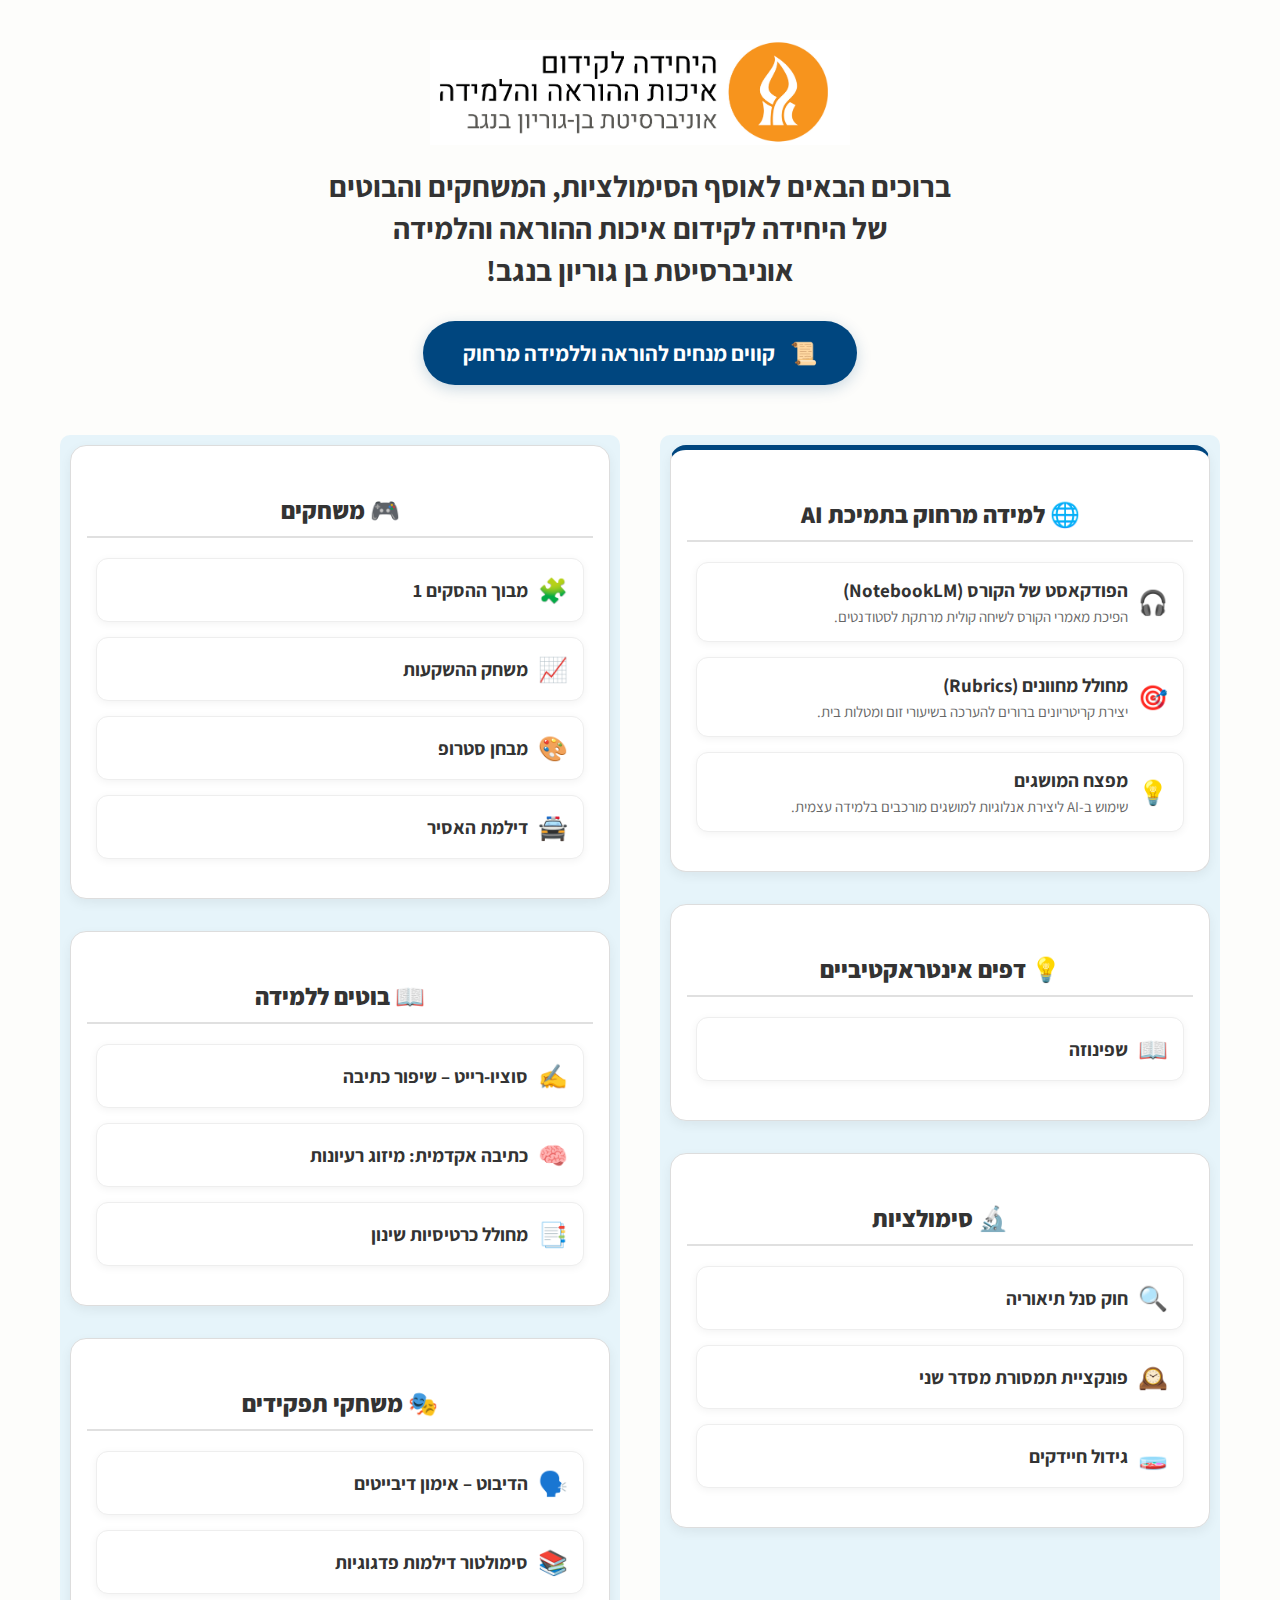
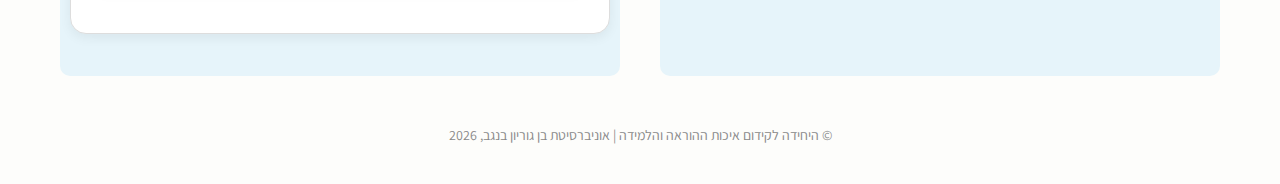
<file: index.html>
<!DOCTYPE html>
<html lang="he">
<head>
  <script async src="https://www.googletagmanager.com/gtag/js?id=G-EZ4EEMW6C2"></script>
<script>
  window.dataLayer = window.dataLayer || [];
  function gtag(){dataLayer.push(arguments);}
  gtag('js', new Date());
  gtag('config', 'G-EZ4EEMW6C2');
</script>
  
  <meta charset="UTF-8">
  <meta name="viewport" content="width=device-width, initial-scale=1.0">
  <link href="https://fonts.googleapis.com/css2?family=Assistant:wght@400;700;800&display=swap" rel="stylesheet">
   <title>בינה מלאכותית בהוראה - אוניברסיטת בן גוריון בנגב</title>
  
    <meta property="og:title" content="בינה מלאכותית בהוראה - אוניברסיטת בן גוריון בנגב">
    <meta property="og:description" content="אוסף משחקים, סימולציות ובוטים מבוססי בינה מלאכותית מבית היחידה לקידום איכות ההוראה והלמידה, אוניברסיטת בן גוריון בנגב.">
    <meta property="og:url" content="https://miptsa.github.io/BGU-Games/">
    <meta property="og:type" content="website">
    <meta property="og:image" content="https://miptsa.github.io/BGU-Games/logo.png">

  <style>
    body {
      font-family: 'Assistant', sans-serif;
      direction: rtl;
      text-align: center;
      background-color: #fdfdfb;
      padding: 40px;
      margin: 0;
    }

    h1 {
      color: #333;
      font-size: 30px;
      line-height: 1.4;
      margin-bottom: 30px;
    }

    .logo {
      width: 35%;
      max-width: 500px;
      height: auto;
      margin: 0 auto 20px;
      display: block;
      transition: transform 0.3s ease;
      cursor: pointer;
    }

    .logo:hover {
      transform: scale(1.05);
    }

    /* עיצוב כפתור הקווים המנחים החדש */
    .guidelines-wrapper {
        margin: 20px 0 40px;
    }

    .guidelines-btn {
        display: inline-flex;
        align-items: center;
        gap: 15px;
        background-color: #00467F; /* כחול ב"ג */
        color: white;
        padding: 18px 40px;
        border-radius: 50px;
        text-decoration: none;
        font-size: 22px;
        font-weight: bold;
        box-shadow: 0 4px 15px rgba(0, 70, 127, 0.2);
        transition: all 0.3s ease;
    }

    .guidelines-btn:hover {
        background-color: #005ea8;
        transform: translateY(-3px);
        box-shadow: 0 6px 20px rgba(0, 70, 127, 0.3);
    }

    .columns {
      display: flex;
      justify-content: space-around;
      flex-wrap: wrap;
      margin-top: 20px;
    }

    .column {
      width: 45%;
      padding: 10px;
      margin: 10px;
      border-radius: 10px;
      background-color: #e6f4fa;
    }

    .category-card {
      background-color: #ffffff;
      border: 1px solid #ddd;
      border-radius: 16px;
      padding: 24px 16px;
      margin-bottom: 32px;
      box-shadow: 0 4px 12px rgba(0, 0, 0, 0.06);
      text-align: right; /* יישור לימין בתוך הכרטיס */
    }

    .category-title {
      font-size: 24px;
      font-weight: 800;
      color: #333;
      text-align: center;
      margin-bottom: 20px;
      padding-bottom: 10px;
      border-bottom: 2px solid #e0e0e0;
    }

    .game-link {
      display: block;
      margin: 15px auto;
      padding: 15px;
      width: 90%;
      background-color: #ffffff;
      border: 1px solid #eee;
      border-radius: 12px;
      box-shadow: 0 2px 8px rgba(0, 0, 0, 0.05);
      text-decoration: none;
      color: #333;
      transition: all 0.2s;
      font-size: 19px;
      font-weight: bold;
      display: flex;
      align-items: center;
      gap: 10px;
    }

    .game-link:hover {
      transform: translateX(-5px);
      box-shadow: 0 4px 12px rgba(0, 0, 0, 0.12);
      background-color: #f0f9ff;
      border-color: #00467F;
    }

    .description-text {
        font-size: 15px;
        font-weight: normal;
        color: #666;
        margin-top: 5px;
        display: block;
    }

    @media (max-width: 1000px) {
      .column {
        width: 95%;
        margin: 10px 0;
      }
      .columns {
        flex-direction: column;
        align-items: center;
      }
    }
  </style>
</head>
<body>

<a href="https://in.bgu.ac.il/academicdev/Pages/default.aspx" target="_blank">
  <img src="logo.png" alt="לוגו האוניברסיטה" class="logo">
</a>

  <h1>
    ברוכים הבאים לאוסף הסימולציות, המשחקים והבוטים<br>
    של היחידה לקידום איכות ההוראה והלמידה<br>
    אוניברסיטת בן גוריון בנגב!
  </h1>

<div class="guidelines-wrapper">
    <a href="guidelines.html" class="guidelines-btn">
        <span>📜</span>
        קווים מנחים להוראה וללמידה מרחוק
    </a>
</div>

<div class="columns">
  
  <div class="column">
    
    <div class="category-card" style="border-top: 5px solid #00467F;">
        <h3 class="category-title">🌐 למידה מרחוק בתמיכת AI</h3>
        
        <a class="game-link" href="#">
            <div style="font-size: 24px;">🎧</div>
            <div>
                הפודקאסט של הקורס (NotebookLM)
                <span class="description-text">הפיכת מאמרי הקורס לשיחה קולית מרתקת לסטודנטים.</span>
            </div>
        </a>

        <a class="game-link" href="#">
            <div style="font-size: 24px;">🎯</div>
            <div>
                מחולל מחוונים (Rubrics)
                <span class="description-text">יצירת קריטריונים ברורים להערכה בשיעורי זום ומטלות בית.</span>
            </div>
        </a>

        <a class="game-link" href="#">
            <div style="font-size: 24px;">💡</div>
            <div>
                מפצח המושגים
                <span class="description-text">שימוש ב-AI ליצירת אנלוגיות למושגים מורכבים בלמידה עצמית.</span>
            </div>
        </a>
    </div>

    <div class="category-card">
      <h3 class="category-title">💡 דפים אינטראקטיביים</h3>
      <a class="game-link" href="https://claude.ai/public/artifacts/e43c7bc6-ccb4-4986-8cce-fd54919df2f9">
        <div style="font-size: 24px;">📖</div>שפינוזה
      </a>
    </div>    

    <div class="category-card">
      <h3 class="category-title">🔬 סימולציות</h3>
      <a class="game-link" href="snell1/">
        <div style="font-size: 24px;">🔍</div>חוק סנל תיאוריה
      </a>
      <a class="game-link" href="pendulum/">
        <div style="font-size: 24px;">🕰️</div>פונקציית תמסורת מסדר שני
      </a>
      <a class="game-link" href="biology/">
        <div style="font-size: 24px;">🧫</div>גידול חיידקים
      </a>
    </div>

  </div>


  <div class="column">

    <div class="category-card">
      <h3 class="category-title">🎮 משחקים</h3>
      <a class="game-link" href="syllogism1/">
        <div style="font-size: 24px;">🧩</div>מבוך ההסקים 1
      </a>
      <a class="game-link" href="investments/">
        <div style="font-size: 24px;">📈</div>משחק ההשקעות
      </a>
      <a class="game-link" href="stroop/">
        <div style="font-size: 24px;">🎨</div>מבחן סטרופ
      </a>
      <a class="game-link" href="prisoner/">
        <div style="font-size: 24px;">🚔</div>דילמת האסיר
      </a>
    </div>

    <div class="category-card">
      <h3 class="category-title">📖 בוטים ללמידה</h3>
      <a class="game-link" href="https://chatgpt.com/g/g-6834645ece2c8191873a27515e2b0f96-svtsyv-ryyt" target="_blank">
        <div style="font-size: 24px;">✍️</div>סוציו-רייט – שיפור כתיבה
      </a>
      <a class="game-link" href="https://chatgpt.com/g/g-67f77ae5b5788191b49e5fd18da446f0-ktybh-qdmyt-myzvg-r-yvnvt-d-r-y-l-lyn" target="_blank">
        <div style="font-size: 24px;">🧠</div>כתיבה אקדמית: מיזוג רעיונות
      </a>
      <a class="game-link" href="flashcards/">
        <div style="font-size: 24px;">📑</div>מחולל כרטיסיות שינון
      </a>
    </div>

    <div class="category-card">
      <h3 class="category-title">🎭 משחקי תפקידים</h3>
      <a class="game-link" href="https://chatgpt.com/g/g-6831913efa1c8191b24341a0c4455ccd-dy-bvt" target="_blank">
        <div style="font-size: 24px;">🗣️</div>הדיבוט – אימון דיבייטים
      </a>
      <a class="game-link" href="https://chatgpt.com/g/g-67ea6551f1488191bcdb892d610fe23b-symvltvr-shl-dylmvt-pdgvgyvt" target="_blank">
        <div style="font-size: 24px;">📚</div>סימולטור דילמות פדגוגיות
      </a>
    </div>

  </div>
</div>

<footer style="margin-top: 40px; color: #888; font-size: 14px;">
    © היחידה לקידום איכות ההוראה והלמידה | אוניברסיטת בן גוריון בנגב, 2026
</footer>

</body>
</html>
</file>
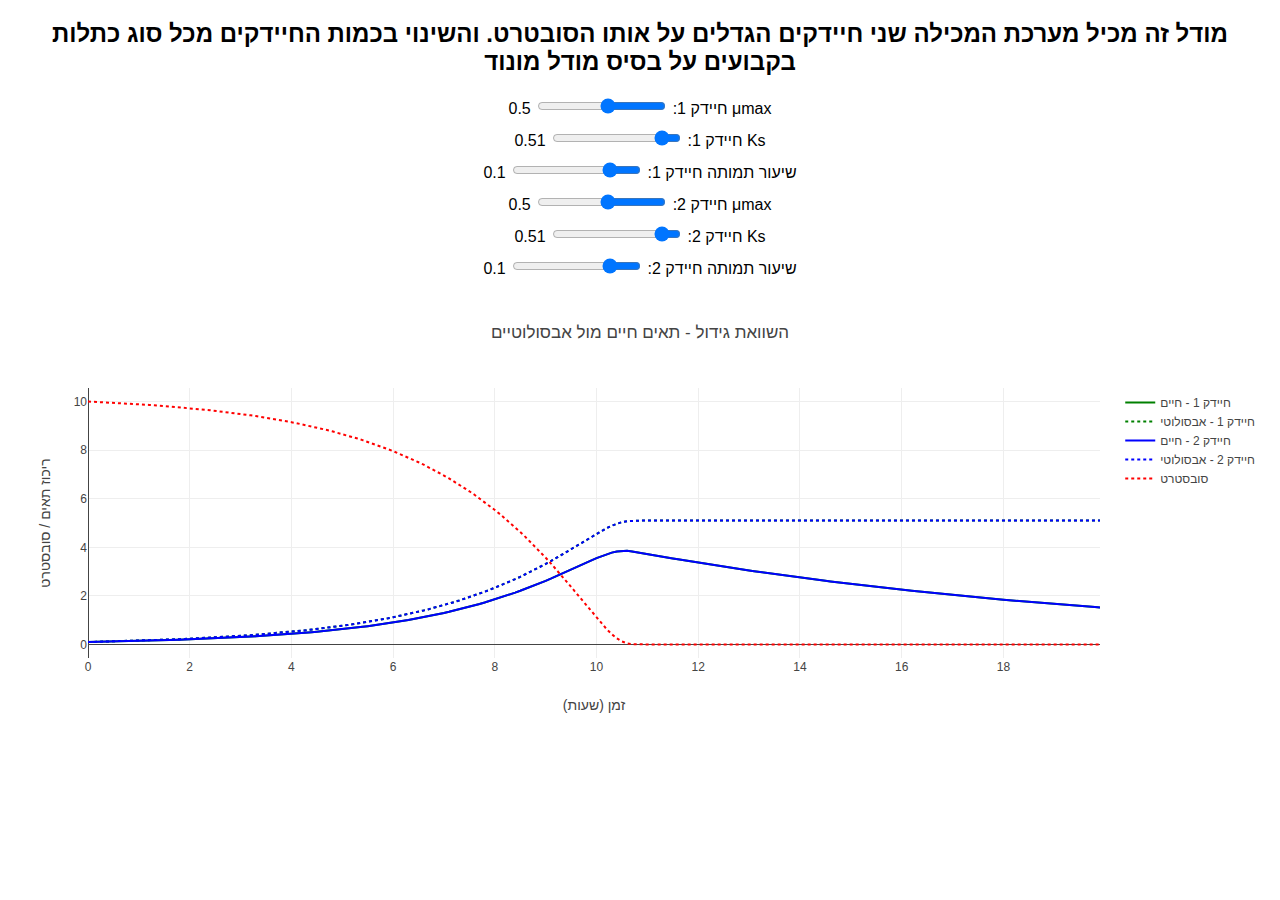
<file: biology/index.html>
<!DOCTYPE html>
<html lang="he">
<head>
    <meta charset="UTF-8">
    <title>תחרות על סובסטרט בין שני חיידקים</title>
    <script src="https://cdn.plot.ly/plotly-latest.min.js"></script>
    <style>
        body { font-family: Arial, sans-serif; text-align: center; direction: rtl; }
        .slider-container { margin: 10px; }
    </style>
</head>
<body>
    <h2>מודל זה מכיל מערכת המכילה שני חיידקים הגדלים על אותו הסובטרט. והשינוי בכמות החיידקים מכל סוג כתלות בקבועים על בסיס מודל מונוד</h2>

    <div class="slider-container">
        μmax חיידק 1: <input type="range" id="muMax1" min="0.1" max="1" step="0.05" value="0.5">
        <span id="muMax1Val">0.5</span>
    </div>
    <div class="slider-container">
        Ks חיידק 1: <input type="range" id="ks1" min="0.01" max="5" step="0.1" value="0.5">
        <span id="ks1Val">0.5</span>
    </div>
    <div class="slider-container">
        שיעור תמותה חיידק 1: <input type="range" id="deathRate1" min="0" max="0.5" step="0.01" value="0.1">
        <span id="deathRate1Val">0.1</span>
    </div>

    <div class="slider-container">
        μmax חיידק 2: <input type="range" id="muMax2" min="0.1" max="1" step="0.05" value="0.5">
        <span id="muMax2Val">0.5</span>
    </div>
    <div class="slider-container">
        Ks חיידק 2: <input type="range" id="ks2" min="0.01" max="5" step="0.1" value="0.5">
        <span id="ks2Val">0.5</span>
    </div>
    <div class="slider-container">
        שיעור תמותה חיידק 2: <input type="range" id="deathRate2" min="0" max="0.5" step="0.01" value="0.1">
        <span id="deathRate2Val">0.1</span>
    </div>

    <div id="graph"></div>

    <script>
        function monod(muMax, Ks, S) {
            return muMax * S / (Ks + S);
        }

        function simulate(muMax1, Ks1, deathRate1, muMax2, Ks2, deathRate2) {
            let t = [], X1live = [], X1total = [], X2live = [], X2total = [], S = [];
            let dt = 0.1, Tmax = 20;
            let s = 10, x1live = 0.1, x1total = 0.1, x2live = 0.1, x2total = 0.1;

            for (let time = 0; time <= Tmax; time += dt) {
                t.push(time);
                X1live.push(x1live);
                X1total.push(x1total);
                X2live.push(x2live);
                X2total.push(x2total);
                S.push(s);

                let mu1 = monod(muMax1, Ks1, s);
                let mu2 = monod(muMax2, Ks2, s);

                let growth1 = mu1 * x1live * dt;
                let death1 = deathRate1 * x1live * dt;

                let growth2 = mu2 * x2live * dt;
                let death2 = deathRate2 * x2live * dt;

                let ds = -(growth1 + growth2);

                x1total += growth1;
                x1live = Math.max(x1live + growth1 - death1, 0);

                x2total += growth2;
                x2live = Math.max(x2live + growth2 - death2, 0);

                s = Math.max(s + ds, 0);
            }

            return { t, X1live, X1total, X2live, X2total, S };
        }

        function plot(muMax1, Ks1, deathRate1, muMax2, Ks2, deathRate2) {
            const data = simulate(muMax1, Ks1, deathRate1, muMax2, Ks2, deathRate2);

            const traces = [
                { x: data.t, y: data.X1live, name: 'חיידק 1 - חיים', type: 'scatter', line: { color: 'green', dash: 'solid' } },
                { x: data.t, y: data.X1total, name: 'חיידק 1 - אבסולוטי', type: 'scatter', line: { color: 'green', dash: 'dot' } },
                { x: data.t, y: data.X2live, name: 'חיידק 2 - חיים', type: 'scatter', line: { color: 'blue', dash: 'solid' } },
                { x: data.t, y: data.X2total, name: 'חיידק 2 - אבסולוטי', type: 'scatter', line: { color: 'blue', dash: 'dot' } },
                { x: data.t, y: data.S, name: 'סובסטרט', type: 'scatter', line: { color: 'red', dash: 'dot' } }
            ];

            Plotly.newPlot('graph', traces, {
                title: 'השוואת גידול - תאים חיים מול אבסולוטיים',
                xaxis: { title: 'זמן (שעות)' },
                yaxis: { title: 'ריכוז תאים / סובסטרט' }
            });
        }

        const sliders = ['muMax1', 'ks1', 'deathRate1', 'muMax2', 'ks2', 'deathRate2'];
        sliders.forEach(id => {
            document.getElementById(id).addEventListener('input', update);
        });

        function update() {
            let muMax1 = parseFloat(document.getElementById('muMax1').value);
            let ks1 = parseFloat(document.getElementById('ks1').value);
            let deathRate1 = parseFloat(document.getElementById('deathRate1').value);

            let muMax2 = parseFloat(document.getElementById('muMax2').value);
            let ks2 = parseFloat(document.getElementById('ks2').value);
            let deathRate2 = parseFloat(document.getElementById('deathRate2').value);

            document.getElementById('muMax1Val').innerText = muMax1;
            document.getElementById('ks1Val').innerText = ks1;
            document.getElementById('deathRate1Val').innerText = deathRate1;
            document.getElementById('muMax2Val').innerText = muMax2;
            document.getElementById('ks2Val').innerText = ks2;
            document.getElementById('deathRate2Val').innerText = deathRate2;

            plot(muMax1, ks1, deathRate1, muMax2, ks2, deathRate2);
        }

        update();  // רנדר ראשוני
    </script>
</body>
</html>
</file>
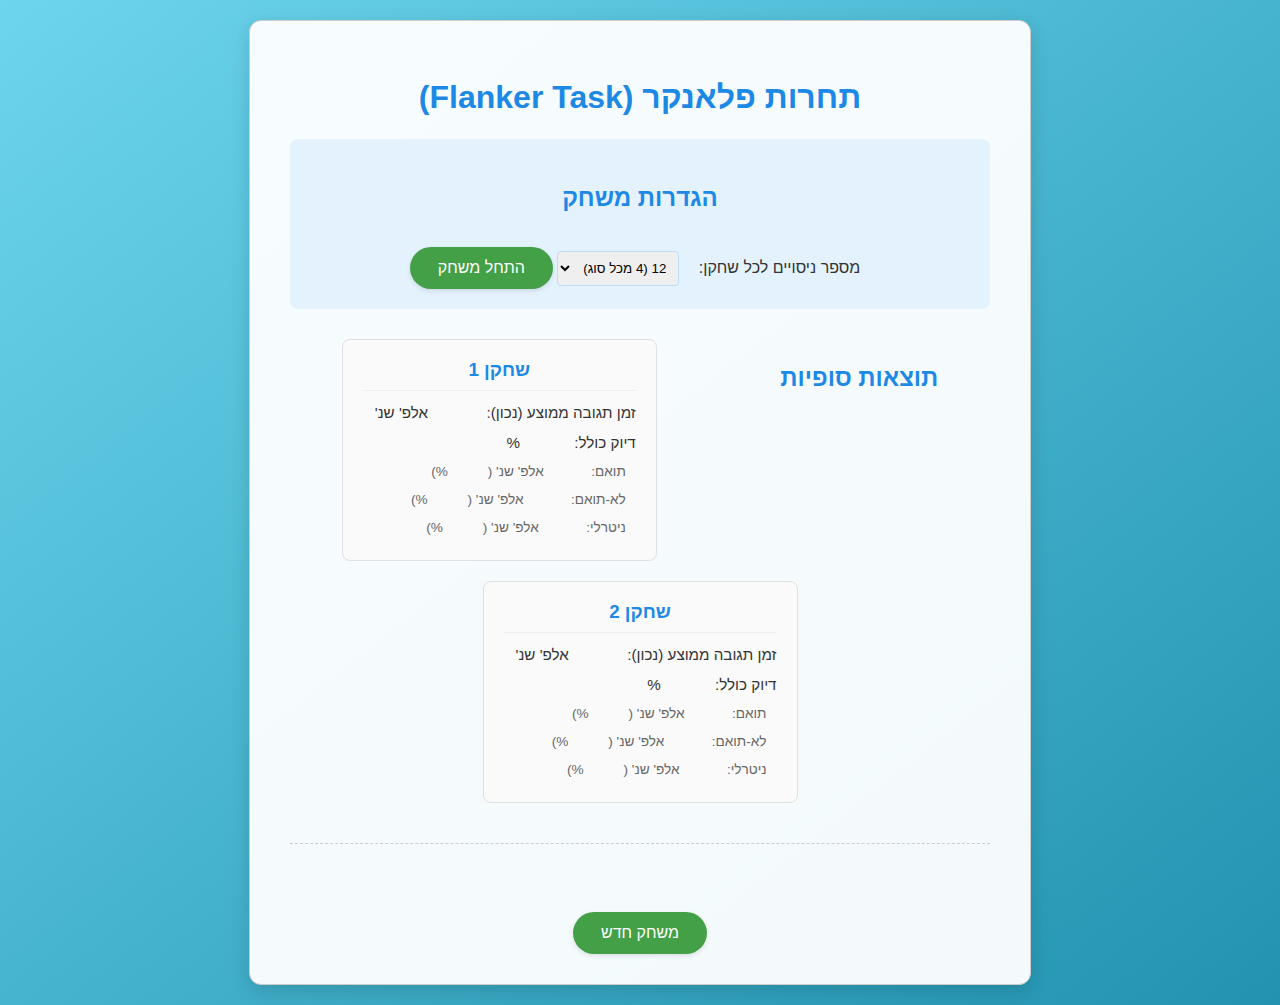
<file: flanker/index.html>
<!DOCTYPE html>
<html lang="he" dir="rtl">
<head>
    <meta charset="UTF-8">
    <meta name="viewport" content="width=device-width, initial-scale=1.0">
    <title>תחרות פלאנקר</title>
    <link rel="stylesheet" href="flanker_style.css">
</head>
<body>
    <div class="container">
        <h1>תחרות פלאנקר (Flanker Task)</h1>

        <div id="setup">
            <h2>הגדרות משחק</h2>
            <label for="numTrials">מספר ניסויים לכל שחקן:</label>
            <select id="numTrials">
                <option value="6">6 (2 מכל סוג)</option>
                <option value="12" selected>12 (4 מכל סוג)</option>
                <option value="18">18 (6 מכל סוג)</option>
            </select>
            <button id="startGameButton">התחל משחק</button>
        </div>

        <div id="gameArea" class="hidden">
            <h2 id="playerTurn"></h2>
            <div id="stimulusF" class="stimulus-arrows"></div>
            <p id="instructionText">לחץ על <strong>חץ ימינה</strong> (→) או <strong>חץ שמאלה</strong> (←) בהתאם לכיוון החץ <strong>המרכזי</strong>.</p>
             <div id="feedbackF" class="feedback-text"></div>
        </div>

        <div id="resultsF" class="hidden">
            <h2>תוצאות סופיות</h2>
            <div class="player-results">
                <h3>שחקן 1</h3>
                <p>זמן תגובה ממוצע (נכון): <span id="p1AvgRT"></span> אלפ' שנ'</p>
                <p>דיוק כולל: <span id="p1Acc"></span>%</p>
                <p class="condition-detail">תואם: <span id="p1CongRT"></span> אלפ' שנ' (<span id="p1CongAcc"></span>%)</p>
                <p class="condition-detail">לא-תואם: <span id="p1IncongRT"></span> אלפ' שנ' (<span id="p1IncongAcc"></span>%)</p>
                <p class="condition-detail">ניטרלי: <span id="p1NeutRT"></span> אלפ' שנ' (<span id="p1NeutAcc"></span>%)</p>
            </div>
             <div class="player-results">
                <h3>שחקן 2</h3>
                <p>זמן תגובה ממוצע (נכון): <span id="p2AvgRT"></span> אלפ' שנ'</p>
                <p>דיוק כולל: <span id="p2Acc"></span>%</p>
                <p class="condition-detail">תואם: <span id="p2CongRT"></span> אלפ' שנ' (<span id="p2CongAcc"></span>%)</p>
                <p class="condition-detail">לא-תואם: <span id="p2IncongRT"></span> אלפ' שנ' (<span id="p2IncongAcc"></span>%)</p>
                <p class="condition-detail">ניטרלי: <span id="p2NeutRT"></span> אלפ' שנ' (<span id="p2NeutAcc"></span>%)</p>
            </div>
            <h3 id="winnerDeclaration"></h3>
            <button id="newGameButton">משחק חדש</button>
        </div>

    </div>

    <script src="flanker_script.js"></script>
</body>
</html>
</file>
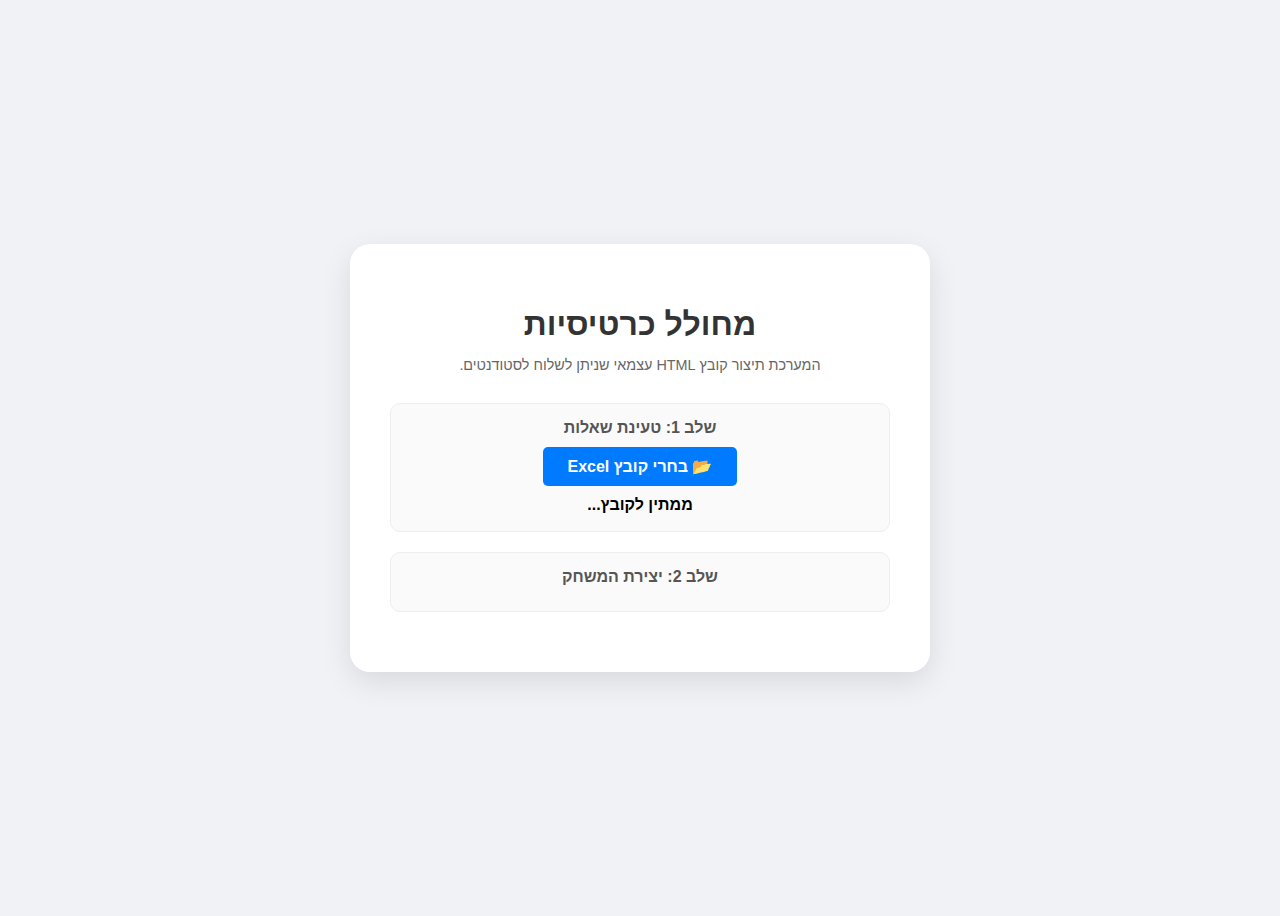
<file: flashcards/index.html>
<!DOCTYPE html>
<html lang="he" dir="rtl">
<head>
    <meta charset="UTF-8">
    <meta name="viewport" content="width=device-width, initial-scale=1.0">
    <title>מחולל כרטיסיות זיכרון</title>
    <script src="https://cdn.sheetjs.com/xlsx-latest/package/dist/xlsx.full.min.js"></script>
    <style>
        body { font-family: 'Segoe UI', sans-serif; background: #f0f2f5; display: flex; flex-direction: column; align-items: center; justify-content: center; height: 100vh; text-align: center; }
        .box { background: white; padding: 40px; border-radius: 20px; box-shadow: 0 10px 30px rgba(0,0,0,0.1); max-width: 500px; width: 90%; }
        h1 { color: #333; margin-bottom: 10px; }
        p { color: #666; margin-bottom: 30px; font-size: 0.9rem; }
        
        .step { margin-bottom: 20px; padding: 15px; border-radius: 10px; background-color: #fafafa; border: 1px solid #eee; }
        .step-title { font-weight: bold; margin-bottom: 10px; display: block; color: #555; }
        
        /* עיצוב כפתור העלאה */
        .custom-file-upload {
            display: inline-block;
            padding: 10px 25px;
            cursor: pointer;
            background-color: #007bff;
            color: white;
            border-radius: 5px;
            font-weight: bold;
            transition: 0.3s;
        }
        .custom-file-upload:hover { background-color: #0069d9; }
        input[type="file"] { display: none; }

        /* עיצוב כפתור הורדה */
        #downloadBtn {
            display: none; /* מוסתר בהתחלה */
            padding: 12px 30px;
            font-size: 1.1rem;
            background-color: #28a745;
            color: white;
            border: none;
            border-radius: 5px;
            cursor: pointer;
            font-weight: bold;
            box-shadow: 0 4px 6px rgba(0,0,0,0.1);
            transition: 0.3s;
            margin: 0 auto;
        }
        #downloadBtn:hover { background-color: #218838; transform: scale(1.05); }

        #status { margin-top: 10px; font-weight: bold; min-height: 20px; }
        .success { color: green; }
        .error { color: red; }
    </style>
</head>
<body>

<div class="box">
    <h1>מחולל כרטיסיות</h1>
    <p>המערכת תיצור קובץ HTML עצמאי שניתן לשלוח לסטודנטים.</p>
    
    <div class="step">
        <span class="step-title">שלב 1: טעינת שאלות</span>
        <label for="fileInput" class="custom-file-upload">
            📂 בחרי קובץ Excel
        </label>
        <input type="file" id="fileInput" accept=".csv, application/vnd.openxmlformats-officedocument.spreadsheetml.sheet, application/vnd.ms-excel" />
        <div id="status">ממתין לקובץ...</div>
    </div>

    <div class="step">
        <span class="step-title">שלב 2: יצירת המשחק</span>
        <button id="downloadBtn" onclick="downloadGame()">⬇️ הורידי את המשחק המוכן</button>
    </div>
</div>

<script>
    let processedCards = null; // משתנה לשמירת הנתונים המעובדים

    // האזנה לבחירת קובץ
    document.getElementById('fileInput').addEventListener('change', handleFile, false);

    function handleFile(e) {
        const file = e.target.files[0];
        const statusDiv = document.getElementById('status');
        const downloadBtn = document.getElementById('downloadBtn');
        
        // איפוס מצב
        downloadBtn.style.display = "none";
        statusDiv.className = "";
        processedCards = null;

        if (!file) return;

        statusDiv.innerText = "קורא קובץ...";
        
        const reader = new FileReader();
        
        reader.onload = function(e) {
            try {
                const data = new Uint8Array(e.target.result);
                const workbook = XLSX.read(data, {type: 'array'});
                
                // קריאת הגליון הראשון
                const firstSheetName = workbook.SheetNames[0];
                const worksheet = workbook.Sheets[firstSheetName];
                
                // המרה ל-JSON
                const jsonData = XLSX.utils.sheet_to_json(worksheet, {header: 1});
                
                const validData = [];
                
                // סינון ועיבוד השורות
                for(let i=0; i<jsonData.length; i++) {
                    const row = jsonData[i];
                    // מוודאים שיש לפחות שני תאים עם תוכן
                    if(row.length >= 2 && row[0] != null && row[1] != null) {
                        let q = row[0].toString().trim();
                        let a = row[1].toString().trim();
                        
                        // דילוג על כותרות נפוצות
                        if (i === 0 && (q === "שאלה" || q === "Question" || q === "question")) continue;
                        if (q === "" || a === "") continue;

                        validData.push({ question: q, answer: a });
                    }
                }

                if (validData.length === 0) {
                    throw new Error("לא נמצאו נתונים תקינים. וודאי שעמודה A היא השאלה ועמודה B היא התשובה.");
                }

                // הצלחה! שמירת הנתונים והצגת כפתור ההורדה
                processedCards = validData;
                statusDiv.innerText = `✅ נטענו בהצלחה ${validData.length} כרטיסיות!`;
                statusDiv.className = "success";
                downloadBtn.style.display = "block"; // חשיפת הכפתור השני

            } catch (err) {
                console.error(err);
                statusDiv.innerText = "❌ שגיאה: " + err.message;
                statusDiv.className = "error";
            }
        };
        reader.readAsArrayBuffer(file);
    }

    function downloadGame() {
        if (!processedCards) return;

        // תבנית הקובץ הסופי (HTML בתוך מחרוזת)
        const htmlContent = `<!DOCTYPE html>
<html lang="he" dir="rtl">
<head>
    <meta charset="UTF-8">
    <meta name="viewport" content="width=device-width, initial-scale=1.0">
    <title>כרטיסיות תרגול</title>
    <script>
    window.MathJax = {
      tex: { inlineMath: [['$', '$'], ['\\\\(', '\\\\)']], displayMath: [['$$', '$$'], ['\\\\[', '\\\\]']] }
    };
    <\/script>
    <script id="MathJax-script" async src="https://cdn.jsdelivr.net/npm/mathjax@3/es5/tex-mml-chtml.js"><\/script>
    <style>
        body { font-family: 'Segoe UI', Tahoma, Geneva, Verdana, sans-serif; background-color: #f0f2f5; display: flex; flex-direction: column; align-items: center; justify-content: center; height: 100vh; margin: 0; overflow: hidden; }
        .container { perspective: 1000px; width: 80%; max-width: 600px; height: 400px; position: relative; }
        .card { width: 100%; height: 100%; position: absolute; transform-style: preserve-3d; transition: transform 0.6s cubic-bezier(0.4, 0.2, 0.2, 1); cursor: pointer; border-radius: 20px; box-shadow: 0 10px 30px rgba(0,0,0,0.1); }
        .card.flipped { transform: rotateX(180deg); }
        .face { position: absolute; width: 100%; height: 100%; backface-visibility: hidden; display: flex; flex-direction: column; align-items: center; justify-content: center; padding: 20px; box-sizing: border-box; text-align: center; border-radius: 20px; font-size: 1.5rem; color: #333; overflow-y: auto; background-color: white; }
        .front { background: linear-gradient(135deg, #ffffff 0%, #e6f7ff 100%); border: 2px solid #b3e0ff; }
        .back { background: linear-gradient(135deg, #ffffff 0%, #fff0f0 100%); border: 2px solid #ffcccc; transform: rotateX(180deg); }
        .controls { margin-top: 30px; display: flex; gap: 20px; }
        button { padding: 12px 24px; font-size: 1rem; border: none; border-radius: 50px; cursor: pointer; transition: all 0.2s ease; box-shadow: 0 4px 6px rgba(0,0,0,0.1); font-family: inherit; font-weight: 600; }
        #nextBtn { background-color: #4CAF50; color: white; }
        #nextBtn:hover { background-color: #45a049; transform: translateY(-2px); }
        #resetBtn { background-color: #FF9800; color: white; }
        #resetBtn:hover { background-color: #e68a00; transform: translateY(-2px); }
        .progress { margin-top: 15px; color: #666; font-size: 0.9rem; }
        .hint { margin-top: 10px; font-size: 0.8rem; color: #888; }
        mjx-container { font-size: 110% !important; }
    </style>
</head>
<body>
    <div class="container" onclick="flipCard()">
        <div class="card" id="card">
            <div class="face front"><div id="questionText">טוען...</div></div>
            <div class="face back"><div id="answerText">טוען...</div></div>
        </div>
    </div>
    <div class="progress" id="progressText"></div>
    <div class="controls">
        <button id="resetBtn" onclick="resetGame(event)">איפוס</button>
        <button id="nextBtn" onclick="nextCard(event)">הבא (Enter)</button>
    </div>
    <div class="hint">רווח להפוך, Enter למעבר</div>
    <script>
        const cardsData = ${JSON.stringify(processedCards)};
        let deck = [];
        let currentCardIndex = -1;
        
        function initGame() { 
            deck = Array.from(Array(cardsData.length).keys()); 
            shuffleDeck(); 
            nextCard(); 
        }
        
        function shuffleDeck() { 
            for (let i = deck.length - 1; i > 0; i--) { 
                const j = Math.floor(Math.random() * (i + 1)); 
                [deck[i], deck[j]] = [deck[j], deck[i]]; 
            } 
        }
        
        function updateProgress() { 
            const remaining = deck.length; 
            const total = cardsData.length; 
            document.getElementById('progressText').innerText = \`כרטיסייה \${total - remaining} מתוך \${total}\`; 
        }
        
        function nextCard(event) { 
            if (event) event.stopPropagation(); 
            if (deck.length === 0) { 
                alert("כל הכבוד! סיימת את כל הכרטיסיות."); 
                initGame(); 
                return; 
            } 
            const cardElement = document.getElementById('card'); 
            cardElement.classList.remove('flipped'); 
            
            currentCardIndex = deck.pop(); 
            
            setTimeout(() => { 
                document.getElementById('questionText').innerHTML = cardsData[currentCardIndex].question; 
                document.getElementById('answerText').innerHTML = cardsData[currentCardIndex].answer; 
                if (window.MathJax) { 
                    MathJax.typesetPromise([document.getElementById('card')]).catch((err) => console.log(err)); 
                } 
                updateProgress(); 
            }, 200); 
        }
        
        function flipCard() { 
            document.getElementById('card').classList.toggle('flipped'); 
        }
        
        function resetGame(event) { 
            if (event) event.stopPropagation(); 
            if (confirm("להתחיל מחדש?")) initGame(); 
        }
        
        document.addEventListener('keydown', function(event) { 
            if (event.code === 'Space') { event.preventDefault(); flipCard(); } 
            else if (event.code === 'Enter') { event.preventDefault(); nextCard(); } 
        });
        
        window.onload = initGame;
    <\/script>
</body>
</html>`;

        // יצירת הקובץ להורדה
        const blob = new Blob([htmlContent], {type: "text/html;charset=utf-8"});
        const url = URL.createObjectURL(blob);
        const a = document.createElement("a");
        a.href = url;
        a.download = "flashcards_game.html";
        document.body.appendChild(a);
        a.click();
        document.body.removeChild(a);
    }
</script>

</body>
</html>
</file>
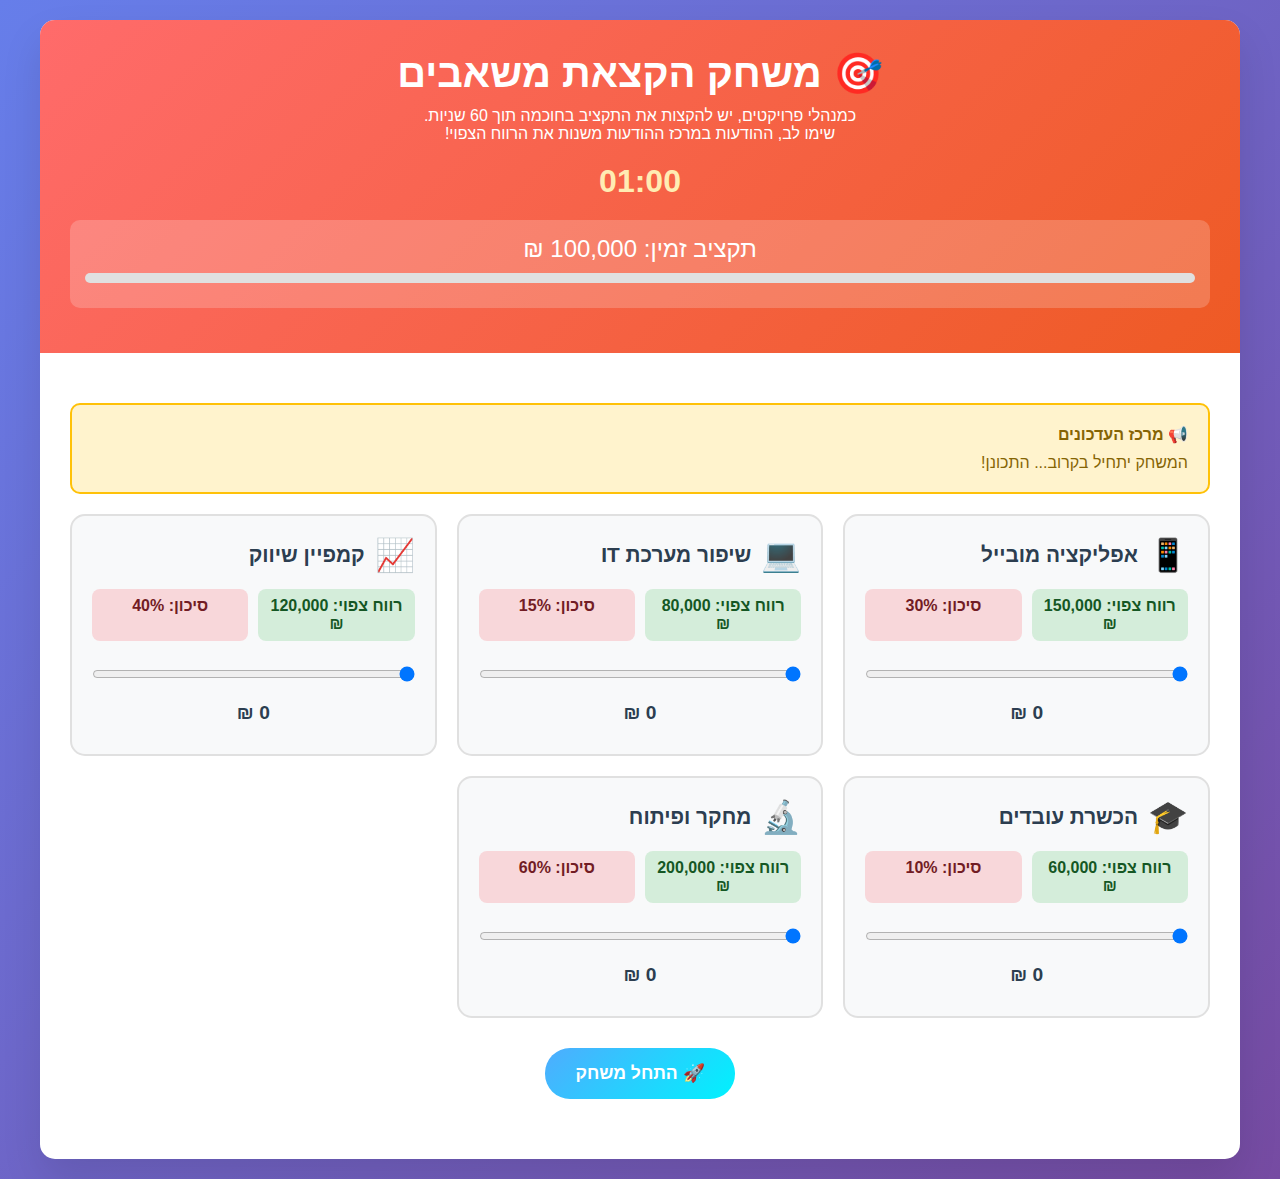
<file: investments/index.html>
<!DOCTYPE html>
<html lang="he" dir="rtl">
<head>
    <meta charset="UTF-8">
    <meta name="viewport" content="width=device-width, initial-scale=1.0">
    <title>משחק הקצאת משאבים - דמו ניהול</title>
    <style>
        * {
            margin: 0;
            padding: 0;
            box-sizing: border-box;
        }
        
        body {
            font-family: 'Segoe UI', Tahoma, Geneva, Verdana, sans-serif;
            background: linear-gradient(135deg, #667eea 0%, #764ba2 100%);
            min-height: 100vh;
            padding: 20px;
        }
        
        .container {
            max-width: 1200px;
            margin: 0 auto;
            background: white;
            border-radius: 15px;
            box-shadow: 0 20px 40px rgba(0,0,0,0.1);
            overflow: hidden;
        }
        
        .header {
            background: linear-gradient(135deg, #ff6b6b, #ee5a24);
            color: white;
            padding: 30px;
            text-align: center;
        }
        
        .header h1 {
            font-size: 2.5rem;
            margin-bottom: 10px;
        }
        
        .timer {
            font-size: 2rem;
            font-weight: bold;
            margin: 20px 0;
            color: #ffecb3;
        }
        
        .budget-display {
            font-size: 1.5rem;
            margin: 15px 0;
            background: rgba(255,255,255,0.2);
            padding: 15px;
            border-radius: 10px;
        }
        
        .game-area {
            padding: 30px;
        }
        
        .projects-grid {
            display: grid;
            grid-template-columns: repeat(auto-fit, minmax(300px, 1fr));
            gap: 20px;
            margin-bottom: 30px;
        }
        
        .project-card {
            border: 2px solid #e0e0e0;
            border-radius: 15px;
            padding: 20px;
            background: #f8f9fa;
            transition: all 0.3s ease;
        }
        
        .project-card:hover {
            transform: translateY(-2px);
            box-shadow: 0 8px 25px rgba(0,0,0,0.1);
        }
        
        .project-card.highlighted {
            border-color: #ff6b6b;
            background: #fff5f5;
            animation: pulse 1s infinite;
        }
        
        @keyframes pulse {
            0%, 100% { transform: scale(1); }
            50% { transform: scale(1.02); }
        }
        
        .project-header {
            display: flex;
            align-items: center;
            margin-bottom: 15px;
        }
        
        .project-icon {
            font-size: 2rem;
            margin-left: 10px;
        }
        
        .project-title {
            font-size: 1.3rem;
            font-weight: bold;
            color: #2c3e50;
        }
        
        .project-stats {
            display: grid;
            grid-template-columns: 1fr 1fr;
            gap: 10px;
            margin: 15px 0;
        }
        
        .stat {
            padding: 8px;
            border-radius: 8px;
            text-align: center;
            font-weight: bold;
        }
        
        .profit {
            background: #d4edda;
            color: #155724;
        }
        
        .risk {
            background: #f8d7da;
            color: #721c24;
        }
        
        .allocation-control {
            margin-top: 15px;
        }
        
        .allocation-slider {
            width: 100%;
            margin: 10px 0;
        }
        
        .allocation-display {
            font-size: 1.2rem;
            font-weight: bold;
            text-align: center;
            color: #2c3e50;
            margin: 10px 0;
        }
        
        .events-area {
            background: #fff3cd;
            border: 2px solid #ffc107;
            border-radius: 10px;
            padding: 20px;
            margin: 20px 0;
            min-height: 80px;
        }
        
        .event-title {
            font-weight: bold;
            color: #856404;
            margin-bottom: 10px;
        }
        
        .event-message {
            color: #856404;
        }
        
        .controls {
            display: flex;
            justify-content: center;
            gap: 20px;
            margin: 30px 0;
        }
        
        .btn {
            padding: 15px 30px;
            border: none;
            border-radius: 25px;
            font-size: 1.1rem;
            font-weight: bold;
            cursor: pointer;
            transition: all 0.3s ease;
        }
        
        .btn-primary {
            background: linear-gradient(135deg, #4facfe, #00f2fe);
            color: white;
        }
        
        .btn-primary:hover {
            transform: translateY(-2px);
            box-shadow: 0 8px 20px rgba(79, 172, 254, 0.4);
        }
        
        .btn-secondary {
            background: #6c757d;
            color: white;
        }
        
        .results {
            background: #f8f9fa;
            border-radius: 15px;
            padding: 30px;
            margin-top: 20px;
            text-align: center;
        }
        
        .score {
            font-size: 3rem;
            font-weight: bold;
            color: #28a745;
            margin: 20px 0;
        }
        
        .hidden {
            display: none;
        }
        
        .progress-bar {
            width: 100%;
            height: 10px;
            background: #e0e0e0;
            border-radius: 5px;
            overflow: hidden;
            margin: 10px 0;
        }
        
        .progress-fill {
            height: 100%;
            background: linear-gradient(90deg, #ff6b6b, #feca57);
            transition: width 0.3s ease;
        }
    </style>
</head>
<body>
    <div class="container">
        <div class="header">
            <h1>🎯 משחק הקצאת משאבים</h1>
            <p>כמנהלי פרויקטים, יש להקצות את התקציב בחוכמה תוך 60 שניות.</p>
            <p>שימו לב, ההודעות במרכז ההודעות משנות את הרווח הצפוי!</p>
            <div class="timer" id="timer">01:00</div>
            <div class="budget-display">
                תקציב זמין: <span id="remainingBudget">100,000</span> ₪
                <div class="progress-bar">
                    <div class="progress-fill" id="budgetProgress"></div>
                </div>
            </div>
        </div>
        
        <div class="game-area">
            <div class="events-area" id="eventsArea">
                <div class="event-title">📢 מרכז העדכונים</div>
                <div class="event-message" id="eventMessage">המשחק יתחיל בקרוב... התכונן!</div>
            </div>
            
            <div class="projects-grid" id="projectsGrid">
                <!-- Projects will be generated here -->
            </div>
            
            <div class="controls">
                <button class="btn btn-primary" id="startBtn" onclick="startGame()">🚀 התחל משחק</button>
                <button class="btn btn-secondary hidden" id="resetBtn" onclick="resetGame()">🔄 משחק חדש</button>
            </div>
            
            <div class="results hidden" id="results">
                <h2>תוצאות המשחק</h2>
                <div class="score" id="finalScore">0</div>
                <div id="analysis"></div>
            </div>
        </div>
    </div>

    <script>
        let gameState = {
            timeLeft: 60,
            totalBudget: 100000,
            remainingBudget: 100000,
            gameActive: false,
            timer: null,
            events: [],
            projects: [
                {
                    id: 1,
                    name: "אפליקציה מובייל",
                    icon: "📱",
                    basePotential: 150000,
                    baseRisk: 30,
                    allocation: 0,
                    multiplier: 1
                },
                {
                    id: 2,
                    name: "שיפור מערכת IT",
                    icon: "💻",
                    basePotential: 80000,
                    baseRisk: 15,
                    allocation: 0,
                    multiplier: 1
                },
                {
                    id: 3,
                    name: "קמפיין שיווק",
                    icon: "📈",
                    basePotential: 120000,
                    baseRisk: 40,
                    allocation: 0,
                    multiplier: 1
                },
                {
                    id: 4,
                    name: "הכשרת עובדים",
                    icon: "🎓",
                    basePotential: 60000,
                    baseRisk: 10,
                    allocation: 0,
                    multiplier: 1
                },
                {
                    id: 5,
                    name: "מחקר ופיתוח",
                    icon: "🔬",
                    basePotential: 200000,
                    baseRisk: 60,
                    allocation: 0,
                    multiplier: 1
                }
            ],
            eventTemplates: [
                {
                    message: "🚨 לקוח גדול ביטל הזמנה - פרויקט האפליקציה בסיכון!",
                    effect: () => gameState.projects[0].multiplier = 0.7,
                    projectId: 1
                },
                {
                    message: "💡 הזדמנות חדשה בשוק - קמפיין השיווק יכול להניב יותר!",
                    effect: () => gameState.projects[2].multiplier = 1.4,
                    projectId: 3
                },
                {
                    message: "⚠️ בעיות טכניות - שיפור מערכת ה-IT דורש יותר זמן",
                    effect: () => gameState.projects[1].multiplier = 0.8,
                    projectId: 2
                },
                {
                    message: "🏆 תגלית פורצת דרך במחקר - פוטנציאל עצום!",
                    effect: () => gameState.projects[4].multiplier = 1.6,
                    projectId: 5
                },
                {
                    message: "📊 דו\"ח שוק חדש - ההכשרות חשובות יותר מהצפוי",
                    effect: () => gameState.projects[3].multiplier = 1.3,
                    projectId: 4
                }
            ]
        };

        function initializeProjects() {
            const grid = document.getElementById('projectsGrid');
            grid.innerHTML = '';
            
            gameState.projects.forEach(project => {
                const card = document.createElement('div');
                card.className = 'project-card';
                card.id = `project-${project.id}`;
                
                card.innerHTML = `
                    <div class="project-header">
                        <div class="project-icon">${project.icon}</div>
                        <div class="project-title">${project.name}</div>
                    </div>
                    <div class="project-stats">
                        <div class="stat profit">רווח צפוי: ${(project.basePotential * project.multiplier).toLocaleString()} ₪</div>
                        <div class="stat risk">סיכון: ${project.baseRisk}%</div>
                    </div>
                    <div class="allocation-control">
                        <input type="range" class="allocation-slider" id="slider-${project.id}" 
                               min="0" max="50000" value="0" step="1000"
                               oninput="updateAllocation(${project.id}, this.value)">
                        <div class="allocation-display" id="allocation-${project.id}">0 ₪</div>
                    </div>
                `;
                
                grid.appendChild(card);
            });
        }

        function updateAllocation(projectId, value) {
            if (!gameState.gameActive) return;
            
            const project = gameState.projects.find(p => p.id === projectId);
            const oldAllocation = project.allocation;
            const newAllocation = parseInt(value);
            const difference = newAllocation - oldAllocation;
            
            if (gameState.remainingBudget - difference >= 0) {
                project.allocation = newAllocation;
                gameState.remainingBudget -= difference;
                
                document.getElementById(`allocation-${projectId}`).textContent = 
                    newAllocation.toLocaleString() + ' ₪';
                updateBudgetDisplay();
            } else {
                document.getElementById(`slider-${projectId}`).value = oldAllocation;
            }
        }

        function updateBudgetDisplay() {
            document.getElementById('remainingBudget').textContent = 
                gameState.remainingBudget.toLocaleString();
            
            const usedPercentage = ((gameState.totalBudget - gameState.remainingBudget) / gameState.totalBudget) * 100;
            document.getElementById('budgetProgress').style.width = usedPercentage + '%';
        }

        function startGame() {
            gameState.gameActive = true;
            gameState.timeLeft = 60;
            gameState.remainingBudget = gameState.totalBudget;
            gameState.projects.forEach(p => {
                p.allocation = 0;
                p.multiplier = 1;
            });
            
            document.getElementById('startBtn').className = 'btn btn-secondary hidden';
            document.getElementById('resetBtn').className = 'btn btn-secondary';
            document.getElementById('results').className = 'results hidden';
            document.getElementById('eventMessage').textContent = 'המשחק החל! הקצה את התקציב בחוכמה';
            
            initializeProjects();
            startTimer();
            scheduleEvents();
        }

        function startTimer() {
            gameState.timer = setInterval(() => {
                gameState.timeLeft--;
                const minutes = Math.floor(gameState.timeLeft / 60);
                const seconds = gameState.timeLeft % 60;
                document.getElementById('timer').textContent = 
                    `${minutes.toString().padStart(2, '0')}:${seconds.toString().padStart(2, '0')}`;
                
                if (gameState.timeLeft <= 0) {
                    endGame();
                }
            }, 1000);
        }

        function scheduleEvents() {
            // Schedule random events
            setTimeout(() => triggerRandomEvent(), Math.random() * 15000 + 10000);
            setTimeout(() => triggerRandomEvent(), Math.random() * 15000 + 30000);
            setTimeout(() => triggerRandomEvent(), Math.random() * 10000 + 45000);
        }

        function triggerRandomEvent() {
            if (!gameState.gameActive) return;
            
            const event = gameState.eventTemplates[Math.floor(Math.random() * gameState.eventTemplates.length)];
            document.getElementById('eventMessage').textContent = event.message;
            event.effect();
            
            // Highlight affected project
            if (event.projectId) {
                const projectCard = document.getElementById(`project-${event.projectId}`);
                projectCard.classList.add('highlighted');
                setTimeout(() => projectCard.classList.remove('highlighted'), 3000);
                
                // Update display
                const project = gameState.projects.find(p => p.id === event.projectId);
                const profitElement = projectCard.querySelector('.profit');
                profitElement.textContent = `רווח צפוי: ${(project.basePotential * project.multiplier).toLocaleString()} ₪`;
            }
        }

        function endGame() {
            gameState.gameActive = false;
            clearInterval(gameState.timer);
            
            let totalScore = 0;
            let analysis = '<h3>ניתוח התוצאות:</h3><ul>';
            
            gameState.projects.forEach(project => {
                if (project.allocation > 0) {
                    const roi = (project.basePotential * project.multiplier * (project.allocation / 50000)) - project.allocation;
                    const riskAdjustedROI = roi * (1 - project.baseRisk / 100);
                    totalScore += Math.max(0, riskAdjustedROI);
                    
                    analysis += `<li><strong>${project.name}:</strong> השקעה ${project.allocation.toLocaleString()} ₪, 
                                ROI מותאם סיכון: ${Math.round(riskAdjustedROI).toLocaleString()} ₪</li>`;
                }
            });
            
            analysis += '</ul>';
            
            if (gameState.remainingBudget > 0) {
                analysis += `<p><strong>תקציב שלא נוצל:</strong> ${gameState.remainingBudget.toLocaleString()} ₪ 
                           (יכול היה לשפר את התוצאה)</p>`;
            }
            
            document.getElementById('finalScore').textContent = Math.round(totalScore).toLocaleString() + ' ₪';
            document.getElementById('analysis').innerHTML = analysis;
            document.getElementById('results').className = 'results';
        }

        function resetGame() {
            gameState.gameActive = false;
            if (gameState.timer) clearInterval(gameState.timer);
            
            document.getElementById('startBtn').className = 'btn btn-primary';
            document.getElementById('resetBtn').className = 'btn btn-secondary hidden';
            document.getElementById('timer').textContent = '01:00';
            document.getElementById('eventMessage').textContent = 'המשחק יתחיל בקרוב... התכונן!';
            gameState.remainingBudget = gameState.totalBudget;
            updateBudgetDisplay();
            
            initializeProjects();
        }

        // Initialize on load
        window.onload = function() {
            initializeProjects();
            updateBudgetDisplay();
        };
    </script>
</body>
</html>
</file>
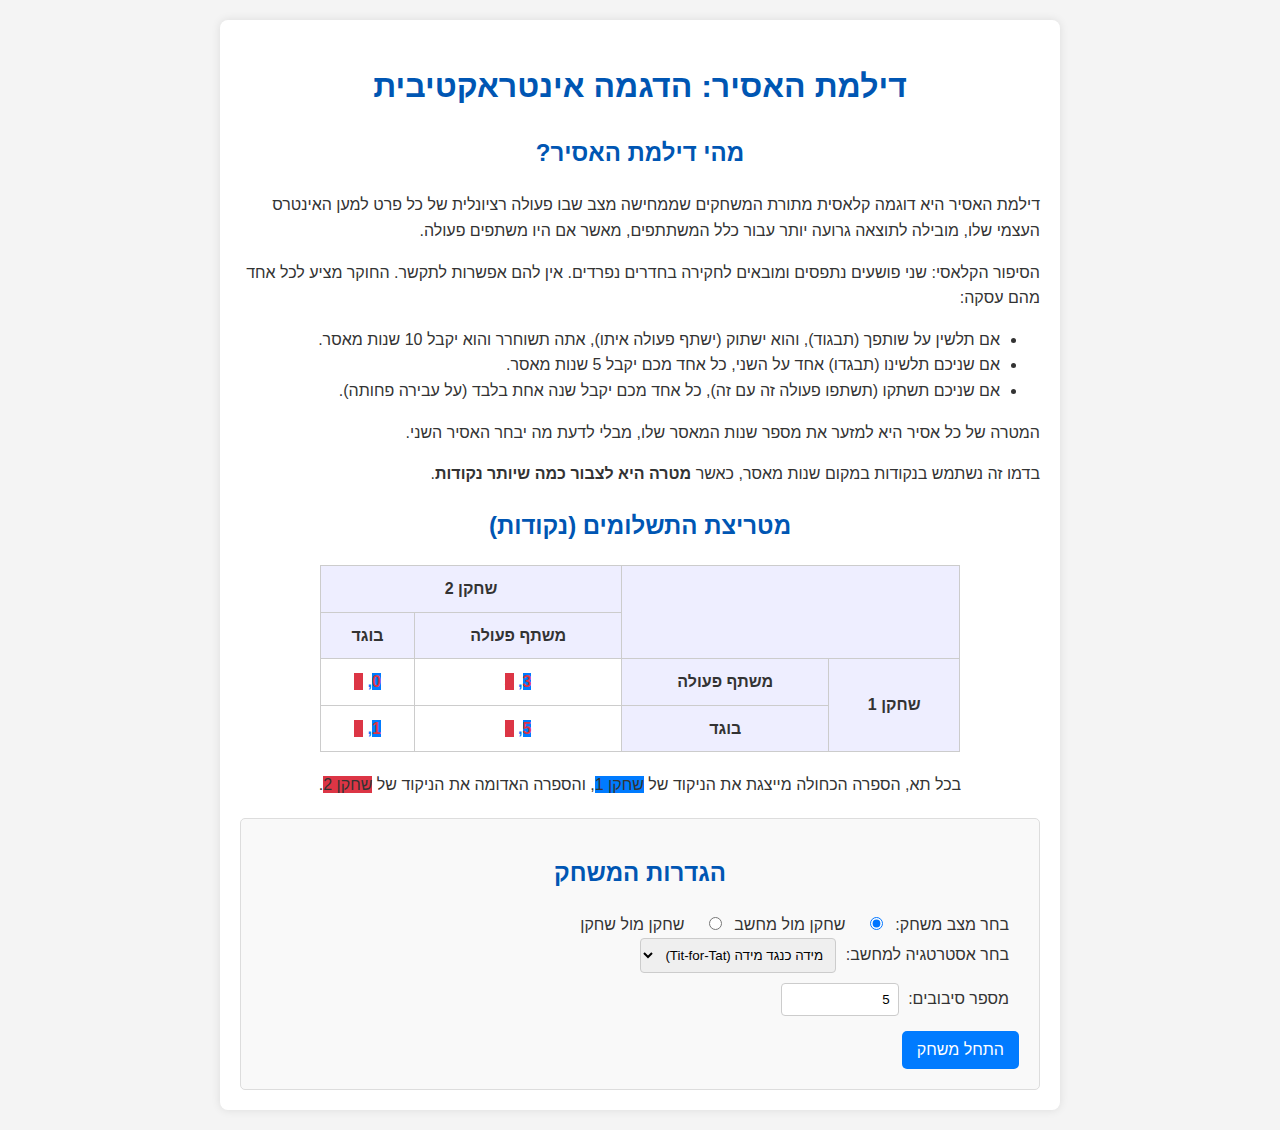
<file: prisoner/index.html>
<!DOCTYPE html>
<html lang="he" dir="rtl">
<head>
    <meta charset="UTF-8">
    <meta name="viewport" content="width=device-width, initial-scale=1.0">
    <title>הדגמת דילמת האסיר</title>
    <style>
        body {
            font-family: Arial, sans-serif;
            line-height: 1.6;
            margin: 20px;
            background-color: #f4f4f4;
            color: #333;
        }
        .container {
            max-width: 800px;
            margin: auto;
            background: #fff;
            padding: 20px;
            border-radius: 8px;
            box-shadow: 0 0 10px rgba(0,0,0,0.1);
        }
        h1, h2, h3 {
            color: #0056b3;
            text-align: center;
        }
        table {
            width: 80%;
            margin: 20px auto;
            border-collapse: collapse;
            text-align: center;
        }
        th, td {
            border: 1px solid #ccc;
            padding: 10px;
        }
        th {
            background-color: #eef;
        }
        .payoffs {
            font-weight: bold;
            color: #007bff; /* Blue for player 1 */
        }
        .payoffs span {
            color: #dc3545; /* Red for player 2 */
        }
        .setup, .game-area, .summary {
            margin-top: 20px;
            padding: 15px;
            border: 1px solid #ddd;
            border-radius: 5px;
            background-color: #f9f9f9;
        }
        .hidden {
            display: none;
        }
        button {
            background-color: #007bff;
            color: white;
            border: none;
            padding: 10px 15px;
            border-radius: 5px;
            cursor: pointer;
            font-size: 16px;
            margin: 5px;
            transition: background-color 0.3s ease;
        }
        button:hover {
            background-color: #0056b3;
        }
        button:disabled {
            background-color: #ccc;
            cursor: not-allowed;
        }
        .choice-btn {
            background-color: #28a745; /* Green for cooperate */
        }
        .choice-btn.defect {
            background-color: #dc3545; /* Red for defect */
        }
         .choice-btn:hover {
            opacity: 0.9;
        }
        label {
            margin-left: 5px;
            margin-right: 15px;
        }
        input[type="number"], select {
            padding: 8px;
            margin-bottom: 10px;
            border: 1px solid #ccc;
            border-radius: 4px;
            min-width: 100px;
        }
        .round-info, .player-turn {
            margin-bottom: 15px;
            font-weight: bold;
        }
        .results-log {
            margin-top: 15px;
            max-height: 200px;
            overflow-y: auto;
            border: 1px solid #eee;
            padding: 10px;
            background-color: #fff;
        }
        .results-log p {
            margin: 5px 0;
            font-size: 14px;
        }
        .final-score {
            font-size: 1.2em;
            font-weight: bold;
            margin-top: 15px;
            color: #333;
        }
         .analysis {
            margin-top: 20px;
            padding: 15px;
            background-color: #e9ecef;
            border: 1px solid #ced4da;
            border-radius: 5px;
        }
        .player-indicator {
             display: inline-block;
             padding: 2px 8px;
             border-radius: 4px;
             color: white;
             font-size: 0.9em;
        }
        .player1-indicator { background-color: #007bff; }
        .player2-indicator { background-color: #dc3545; }

    </style>
</head>
<body>
    <div class="container">
        <h1>דילמת האסיר: הדגמה אינטראקטיבית</h1>

        <div class="introduction">
            <h2>מהי דילמת האסיר?</h2>
            <p>
                דילמת האסיר היא דוגמה קלאסית מתורת המשחקים שממחישה מצב שבו פעולה רציונלית של כל פרט למען האינטרס העצמי שלו, מובילה לתוצאה גרועה יותר עבור כלל המשתתפים, מאשר אם היו משתפים פעולה.
            </p>
            <p>
                הסיפור הקלאסי: שני פושעים נתפסים ומובאים לחקירה בחדרים נפרדים. אין להם אפשרות לתקשר. החוקר מציע לכל אחד מהם עסקה:
                <ul>
                    <li>אם תלשין על שותפך (תבגוד), והוא ישתוק (ישתף פעולה איתו), אתה תשוחרר והוא יקבל 10 שנות מאסר.</li>
                    <li>אם שניכם תלשינו (תבגדו) אחד על השני, כל אחד מכם יקבל 5 שנות מאסר.</li>
                    <li>אם שניכם תשתקו (תשתפו פעולה זה עם זה), כל אחד מכם יקבל שנה אחת בלבד (על עבירה פחותה).</li>
                </ul>
                המטרה של כל אסיר היא למזער את מספר שנות המאסר שלו, מבלי לדעת מה יבחר האסיר השני.
             </p>
             <p>
                בדמו זה נשתמש בנקודות במקום שנות מאסר, כאשר <strong>מטרה היא לצבור כמה שיותר נקודות</strong>.
            </p>
        </div>

        <h2>מטריצת התשלומים (נקודות)</h2>
        <table>
            <tr>
                <th colspan="2" rowspan="2"></th>
                <th colspan="2">שחקן 2</th>
            </tr>
            <tr>
                <th>משתף פעולה</th>
                <th>בוגד</th>
            </tr>
            <tr>
                <th rowspan="2">שחקן 1</th>
                <th>משתף פעולה</th>
                <td><span class="payoffs"><span class="player1-indicator">3</span>, <span class="player2-indicator">3</span></span></td>
                <td><span class="payoffs"><span class="player1-indicator">0</span>, <span class="player2-indicator">5</span></span></td>
            </tr>
            <tr>
                <th>בוגד</th>
                <td><span class="payoffs"><span class="player1-indicator">5</span>, <span class="player2-indicator">0</span></span></td>
                <td><span class="payoffs"><span class="player1-indicator">1</span>, <span class="player2-indicator">1</span></span></td>
            </tr>
        </table>
        <p style="text-align: center;">
            בכל תא, הספרה הכחולה מייצגת את הניקוד של <span class="player1-indicator">שחקן 1</span>, והספרה האדומה את הניקוד של <span class="player2-indicator">שחקן 2</span>.
        </p>

        <div class="setup" id="setup-section">
            <h2>הגדרות המשחק</h2>
            <div>
                <label>בחר מצב משחק:</label>
                <input type="radio" id="mode-computer" name="gameMode" value="computer" checked>
                <label for="mode-computer">שחקן מול מחשב</label>
                <input type="radio" id="mode-player" name="gameMode" value="player">
                <label for="mode-player">שחקן מול שחקן</label>
            </div>
            <div id="ai-strategy-selector">
                <label for="ai-strategy">בחר אסטרטגיה למחשב:</label>
                <select id="ai-strategy">
                    <option value="TFT">מידה כנגד מידה (Tit-for-Tat)</option>
                    <option value="ALWAYS_DEFECT">תמיד בוגד</option>
                    <option value="ALWAYS_COOPERATE">תמיד משתף פעולה</option>
                    <option value="RANDOM">אקראי</option>
                </select>
            </div>
            <div>
                <label for="num-rounds">מספר סיבובים:</label>
                <input type="number" id="num-rounds" value="5" min="1" max="50">
            </div>
            <button id="start-game-btn">התחל משחק</button>
        </div>

        <div class="game-area hidden" id="game-section">
            <h2 id="round-title">סיבוב 1 מתוך 5</h2>
            <div id="player1-turn" class="player-turn">
                <h3><span class="player1-indicator">תור שחקן 1</span></h3>
                <p>בחר את פעולתך:</p>
                <button class="choice-btn" onclick="handlePlayerChoice('player1', 'COOPERATE')">שתף פעולה</button>
                <button class="choice-btn defect" onclick="handlePlayerChoice('player1', 'DEFECT')">בגוד</button>
            </div>
             <div id="player2-turn" class="player-turn hidden">
                <h3><span class="player2-indicator">תור שחקן 2</span></h3>
                <p>בחר את פעולתך:</p>
                <button class="choice-btn" onclick="handlePlayerChoice('player2', 'COOPERATE')">שתף פעולה</button>
                <button class="choice-btn defect" onclick="handlePlayerChoice('player2', 'DEFECT')">בגוד</button>
            </div>
             <div id="waiting-message" class="hidden"><p>ממתין לבחירת השחקן השני...</p></div>
             <div id="round-result" class="hidden">
                <h3>תוצאות הסיבוב</h3>
                <p id="round-result-text"></p>
                <p id="round-score-text"></p>
                <button id="next-round-btn" class="hidden">המשך לסיבוב הבא</button>
            </div>
            <div class="results-log" id="results-log">
                 <h4>היסטוריית סיבובים:</h4>
            </div>
        </div>

        <div class="summary hidden" id="summary-section">
            <h2>סיכום המשחק</h2>
            <div id="final-scores" class="final-score"></div>
             <div class="analysis" id="game-analysis">
                <h3>ניתוח התוצאות</h3>
                <p id="analysis-text">ניתוח יופיע כאן בסיום המשחק.</p>
            </div>
            <button id="restart-game-btn">שחק שוב</button>
        </div>
    </div>

    <script>
        // Game constants
        const PAYOFFS = {
            // Player1: Cooperate, Player2: Cooperate
            'COOPERATE_COOPERATE': { p1: 3, p2: 3 },
            // Player1: Cooperate, Player2: Defect
            'COOPERATE_DEFECT':    { p1: 0, p2: 5 },
            // Player1: Defect, Player2: Cooperate
            'DEFECT_COOPERATE':    { p1: 5, p2: 0 },
            // Player1: Defect, Player2: Defect
            'DEFECT_DEFECT':       { p1: 1, p2: 1 },
        };

        const HEBREW_ACTIONS = {
            'COOPERATE': 'שיתף פעולה',
            'DEFECT': 'בגד'
        };

        // Game state variables
        let gameMode; // 'computer' or 'player'
        let aiStrategy;
        let totalRounds;
        let currentRound = 0;
        let player1Score = 0;
        let player2Score = 0;
        let player1History = [];
        let player2History = [];
        let player1Choice = null;
        let player2Choice = null;

        // DOM Elements
        const setupSection = document.getElementById('setup-section');
        const gameSection = document.getElementById('game-section');
        const summarySection = document.getElementById('summary-section');
        const aiStrategySelector = document.getElementById('ai-strategy-selector');
        const modeComputerRadio = document.getElementById('mode-computer');
        const modePlayerRadio = document.getElementById('mode-player');
        const numRoundsInput = document.getElementById('num-rounds');
        const startGameBtn = document.getElementById('start-game-btn');
        const roundTitle = document.getElementById('round-title');
        const player1TurnDiv = document.getElementById('player1-turn');
        const player2TurnDiv = document.getElementById('player2-turn');
        const waitingMessage = document.getElementById('waiting-message');
        const roundResultDiv = document.getElementById('round-result');
        const roundResultText = document.getElementById('round-result-text');
        const roundScoreText = document.getElementById('round-score-text');
        const nextRoundBtn = document.getElementById('next-round-btn');
        const resultsLog = document.getElementById('results-log');
        const finalScoresDiv = document.getElementById('final-scores');
        const analysisText = document.getElementById('analysis-text');
        const restartGameBtn = document.getElementById('restart-game-btn');

        // Event Listeners
        modeComputerRadio.addEventListener('change', updateAiSelectorVisibility);
        modePlayerRadio.addEventListener('change', updateAiSelectorVisibility);
        startGameBtn.addEventListener('click', startGame);
        nextRoundBtn.addEventListener('click', nextRound);
        restartGameBtn.addEventListener('click', restartGame);

        // --- Functions ---

        function updateAiSelectorVisibility() {
            aiStrategySelector.style.display = modeComputerRadio.checked ? 'block' : 'none';
        }

        function startGame() {
            gameMode = document.querySelector('input[name="gameMode"]:checked').value;
            totalRounds = parseInt(numRoundsInput.value);
            if (isNaN(totalRounds) || totalRounds < 1) {
                alert("אנא הזן מספר סיבובים חוקי (גדול מ-0).");
                return;
            }

            if (gameMode === 'computer') {
                aiStrategy = document.getElementById('ai-strategy').value;
            }

            // Reset state
            currentRound = 0;
            player1Score = 0;
            player2Score = 0;
            player1History = [];
            player2History = [];
            player1Choice = null;
            player2Choice = null;
            resultsLog.innerHTML = '<h4>היסטוריית סיבובים:</h4>'; // Clear log

            // Update UI
            setupSection.classList.add('hidden');
            summarySection.classList.add('hidden');
            gameSection.classList.remove('hidden');
            roundResultDiv.classList.add('hidden');
            nextRoundBtn.classList.add('hidden');


            nextRound(); // Start the first round
        }

        function setupRound() {
            roundTitle.textContent = `סיבוב ${currentRound} מתוך ${totalRounds}`;
            player1Choice = null;
            player2Choice = null;

            // Reset button states and visibility
            enableChoiceButtons('player1', true);
             enableChoiceButtons('player2', true);
             player1TurnDiv.classList.remove('hidden');
             roundResultDiv.classList.add('hidden');
            waitingMessage.classList.add('hidden');


            if (gameMode === 'computer') {
                player2TurnDiv.classList.add('hidden'); // AI doesn't need buttons
            } else {
                // Player vs Player: Initially show P1's turn, hide P2's
                player2TurnDiv.classList.add('hidden');
            }
        }

        function handlePlayerChoice(player, choice) {
            if (player === 'player1') {
                player1Choice = choice;
                enableChoiceButtons('player1', false); // Disable P1 buttons after choice

                if (gameMode === 'computer') {
                    player2Choice = getAIChoice();
                    processRound();
                } else {
                    // Player vs Player: Hide P1 turn, show P2 turn
                    player1TurnDiv.classList.add('hidden');
                    player2TurnDiv.classList.remove('hidden');
                     waitingMessage.classList.add('hidden');
                 }
            } else { // player === 'player2'
                player2Choice = choice;
                enableChoiceButtons('player2', false); // Disable P2 buttons
                processRound();
            }
        }

         function enableChoiceButtons(player, enabled) {
            const buttons = document.querySelectorAll(`#${player}-turn .choice-btn`);
            buttons.forEach(button => button.disabled = !enabled);
        }


        function getAIChoice() {
            switch (aiStrategy) {
                case 'ALWAYS_DEFECT':
                    return 'DEFECT';
                case 'ALWAYS_COOPERATE':
                    return 'COOPERATE';
                case 'RANDOM':
                    return Math.random() < 0.5 ? 'COOPERATE' : 'DEFECT';
                case 'TFT': // Tit-for-Tat
                    // Cooperate on the first round, otherwise mimic player 1's previous move
                    return currentRound === 1 ? 'COOPERATE' : player1History[player1History.length - 1];
                default:
                    return 'DEFECT'; // Default fallback
            }
        }

        function processRound() {
             if (!player1Choice || !player2Choice) {
                 console.error("Error: Choices not fully determined.");
                 return;
             }

            const outcomeKey = `${player1Choice}_${player2Choice}`;
            const payoffs = PAYOFFS[outcomeKey];

            player1Score += payoffs.p1;
            player2Score += payoffs.p2;
            player1History.push(player1Choice);
            player2History.push(player2Choice);

            // Display round results
            const p1ActionText = HEBREW_ACTIONS[player1Choice];
            const p2ActionText = HEBREW_ACTIONS[player2Choice];
            roundResultText.innerHTML = `
                <span class="player1-indicator">שחקן 1</span> בחר: ${p1ActionText}.<br>
                <span class="player2-indicator">${gameMode === 'computer' ? 'מחשב' : 'שחקן 2'}</span> בחר: ${p2ActionText}.
            `;
            roundScoreText.innerHTML = `
                ניקוד בסיבוב: <span class="player1-indicator">שחקן 1</span> קיבל ${payoffs.p1} נק',
                <span class="player2-indicator">${gameMode === 'computer' ? 'מחשב' : 'שחקן 2'}</span> קיבל ${payoffs.p2} נק'.<br>
                ניקוד כולל: <span class="player1-indicator">שחקן 1</span>: ${player1Score},
                <span class="player2-indicator">${gameMode === 'computer' ? 'מחשב' : 'שחקן 2'}</span>: ${player2Score}.
            `;

             // Log the round result
            const logEntry = document.createElement('p');
            logEntry.innerHTML = `סיבוב ${currentRound}:
                <span class="player1-indicator">שחקן 1</span> (${p1ActionText}),
                <span class="player2-indicator">${gameMode === 'computer' ? 'מחשב' : 'שחקן 2'}</span> (${p2ActionText}) |
                ניקוד: ${payoffs.p1} , ${payoffs.p2} |
                סה"כ: ${player1Score} , ${player2Score}`;
            resultsLog.appendChild(logEntry);
            resultsLog.scrollTop = resultsLog.scrollHeight; // Scroll to bottom


            // Update UI for next step
            player1TurnDiv.classList.add('hidden');
            player2TurnDiv.classList.add('hidden');
            waitingMessage.classList.add('hidden');
             roundResultDiv.classList.remove('hidden');


            if (currentRound < totalRounds) {
                nextRoundBtn.classList.remove('hidden');
                 nextRoundBtn.textContent = "המשך לסיבוב הבא";
             } else {
                 nextRoundBtn.classList.remove('hidden');
                 nextRoundBtn.textContent = "סיים והצג סיכום";
            }
         }

        function nextRound() {
             roundResultDiv.classList.add('hidden');
             nextRoundBtn.classList.add('hidden');

            if (currentRound < totalRounds) {
                currentRound++;
                setupRound();
            } else {
                endGame();
            }
        }


        function endGame() {
            gameSection.classList.add('hidden');
            summarySection.classList.remove('hidden');

            const player2Name = gameMode === 'computer' ? 'מחשב' : 'שחקן 2';
            finalScoresDiv.innerHTML = `
                הניקוד הסופי לאחר ${totalRounds} סיבובים:<br>
                <span class="player1-indicator">שחקן 1</span>: ${player1Score} נקודות<br>
                <span class="player2-indicator">${player2Name}</span>: ${player2Score} נקודות
            `;

            displayAnalysis();
        }

         function displayAnalysis() {
            let analysis = "";
            const player2Name = gameMode === 'computer' ? 'מחשב' : 'שחקן 2';

            // Nash Equilibrium analysis
            analysis += `<h3>ניתוח תיאורטי</h3>`;
            analysis += `<p>בדילמת האסיר הקלאסית (במשחק חד-פעמי), האסטרטגיה הדומיננטית עבור כל שחקן היא <strong>לבגוד</strong>. מדוע?`;
            analysis += `<ul><li>אם השחקן השני משתף פעולה, עדיף לי לבגוד (אקבל 5 נק' במקום 3).</li>`;
            analysis += `<li>אם השחקן השני בוגד, עדיף לי לבגוד (אקבל 1 נק' במקום 0).</li></ul></p>`;
            analysis += `<p>לכן, התוצאה הצפויה לפי תורת המשחקים הרציונלית היא ששני השחקנים יבגדו (Defect, Defect), ויקבלו כל אחד נקודה אחת. תוצאה זו נקראת <strong>שיווי משקל נאש</strong>, מכיוון שאף שחקן לא יכול לשפר את מצבו באופן חד-צדדי על ידי שינוי האסטרטגיה שלו, בהינתן האסטרטגיה של השחקן השני.</p>`;

            // Pareto Optimality comparison
            analysis += `<p>עם זאת, תוצאת שיווי משקל נאש (1,1) היא <strong>גרועה יותר</strong> עבור שני השחקנים מאשר התוצאה שהיו משיגים אם שניהם היו משתפים פעולה (3,3). תוצאת שיתוף הפעולה (Cooperate, Cooperate) היא <strong>יעילה פארטו</strong>, מכיוון שלא ניתן לשפר את מצבו של שחקן אחד מבלי להרע את מצבו של האחר (ביחס לתוצאה זו). דילמת האסיר מדגימה את המתח בין רציונליות אישית לבין טובת הכלל.</p>`;

            // Repeated games context
            analysis += `<h3>המשחק החוזר</h3>`;
            analysis += `<p>כאשר המשחק משוחק מספר פעמים (כמו בדמו זה), האסטרטגיות יכולות להשתנות. שחקנים יכולים "להעניש" בגידות קודמות או "לתגמל" שיתוף פעולה. `;
            if (gameMode === 'computer') {
                 analysis += `במשחק זה, המחשב שיחק באסטרטגיית "${getAIStrategyName(aiStrategy)}". `;
                if (aiStrategy === 'TFT') {
                    analysis += `אסטרטגיית "מידה כנגד מידה" (Tit-for-Tat), שמתחילה בשיתוף פעולה ומחקה את המהלך הקודם של היריב, נחשבת לאסטרטגיה יעילה מאוד במשחקים חוזרים, מכיוון שהיא מעודדת שיתוף פעולה הדדי אך מענישה בגידות באופן מיידי.`;
                } else if (aiStrategy === 'ALWAYS_DEFECT') {
                    analysis += `אסטרטגיית "תמיד בוגד" מנצלת שחקנים שמשתפים פעולה, אך מובילה לתוצאות נמוכות אם גם היריב בוגד.`;
                } else if (aiStrategy === 'ALWAYS_COOPERATE') {
                    analysis += `אסטרטגיית "תמיד משתף פעולה" היא נאיבית ופגיעה לבגידות, אך יכולה להוביל לתוצאות גבוהות אם גם היריב משתף פעולה.`;
                } else if (aiStrategy === 'RANDOM') {
                    analysis += `אסטרטגיה אקראית היא בלתי צפויה ויכולה להוביל לתוצאות מגוונות.`;
                 }
            } else {
                 analysis += `במשחק בין שני שחקנים אנושיים, ניתן לראות כיצד אמון, חשש מנקמה, או רצון למקסם רווח משותף משפיעים על הבחירות לאורך זמן.`;
            }
             analysis += `</p>`;

            // Connect to game results
            analysis += `<h3>ניתוח התוצאות שלכם</h3>`;
             const totalPossibleCoopScore = 3 * totalRounds;
             const totalPossibleDefectScore = 1 * totalRounds;
             const p1CoopRatio = player1History.filter(m => m === 'COOPERATE').length / totalRounds;
             const p2CoopRatio = player2History.filter(m => m === 'COOPERATE').length / totalRounds;

            analysis += `<p>במשחק ששיחקתם:
                <span class="player1-indicator">שחקן 1</span> שיתף פעולה ב-${(p1CoopRatio * 100).toFixed(0)}% מהסיבובים וצבר ${player1Score} נקודות.
                <span class="player2-indicator">${player2Name}</span> שיתף פעולה ב-${(p2CoopRatio * 100).toFixed(0)}% מהסיבובים וצבר ${player2Score} נקודות.
             </p>`;

            if (player1Score > totalPossibleCoopScore || player2Score > totalPossibleCoopScore) {
                 analysis += `<p>שימו לב כי ניקוד גבוה (מעל ${totalPossibleCoopScore}) עבור אחד השחקנים הושג ככל הנראה על חשבון השחקן השני (כאשר אחד בגד והשני שיתף פעולה).</p>`;
            } else if (player1Score === totalPossibleCoopScore && player2Score === totalPossibleCoopScore) {
                analysis += `<p>הצלחתם להגיע לתוצאה האופטימלית מבחינה קבוצתית (שיתוף פעולה מלא)! זה מראה כיצד במשחק חוזר ניתן להתגבר על הפיתוי לבגוד ולהשיג תוצאה טובה יותר לכולם.</p>`;
            } else if (player1Score === totalPossibleDefectScore && player2Score === totalPossibleDefectScore) {
                 analysis += `<p>שני השחקנים הגיעו לתוצאת שיווי משקל נאש (בגידה הדדית) באופן עקבי. זו התוצאה ה"רציונלית" מבחינה אישית במשחק חד פעמי, אך פחות טובה מהתוצאה השיתופית.</p>`;
            } else {
                 analysis += `<p>התוצאות מעורבות, כנראה כתוצאה משילוב של שיתוף פעולה ובגידות לאורך הסיבובים. תוצאות כאלה נפוצות במשחקים חוזרים, ומשקפות את הדינמיקה המורכבת של אמון, תגמול וענישה.</p>`;
            }


            analysisText.innerHTML = analysis;
        }

         function getAIStrategyName(strategyKey) {
             switch (strategyKey) {
                 case 'TFT': return 'מידה כנגד מידה (Tit-for-Tat)';
                 case 'ALWAYS_DEFECT': return 'תמיד בוגד';
                 case 'ALWAYS_COOPERATE': return 'תמיד משתף פעולה';
                 case 'RANDOM': return 'אקראי';
                 default: return 'לא ידוע';
             }
        }


        function restartGame() {
            // Reset UI to initial state
            summarySection.classList.add('hidden');
            gameSection.classList.add('hidden');
             setupSection.classList.remove('hidden');
             updateAiSelectorVisibility(); // Ensure AI selector is correctly shown/hidden based on default radio button
        }

        // Initial setup
        updateAiSelectorVisibility(); // Set visibility based on default check

    </script>

</body>
</html>
</file>
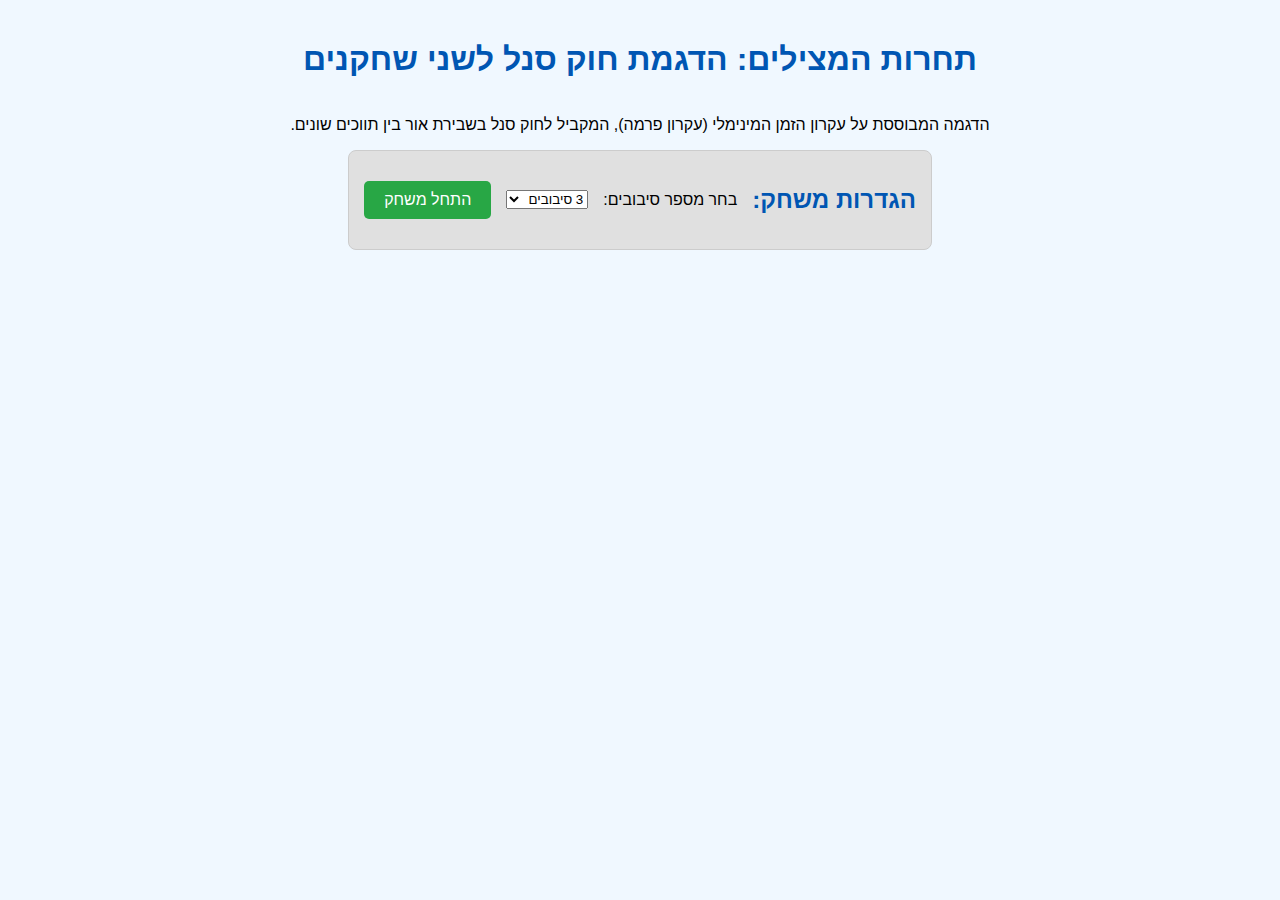
<file: snell2/index.html>
<!DOCTYPE html>
<html lang="he" dir="rtl">
<head>
    <meta charset="UTF-8">
    <meta name="viewport" content="width=device-width, initial-scale=1.0">
    <title>תחרות המצילים - חוק סנל</title>
    <link rel="stylesheet" href="style.css">
</head>
<body>

    <h1>תחרות המצילים: הדגמת חוק סנל לשני שחקנים</h1>
<p class="subtitle">הדגמה המבוססת על עקרון הזמן המינימלי (עקרון פרמה), המקביל לחוק סנל בשבירת אור בין תווכים שונים.</p>
    <div id="setup">
        <h2>הגדרות משחק:</h2>
        <label for="rounds">בחר מספר סיבובים:</label>
        <select id="rounds">
            <option value="1">סיבוב אחד</option>
            <option value="3" selected>3 סיבובים</option>
            <option value="5">5 סיבובים</option>
        </select>
        <button id="startGameButton">התחל משחק</button>
    </div>

    <div id="gameArea" style="display: none;">
        <p id="statusText">סטטוס: ממתין...</p>
        <p id="roundInfo">סיבוב: - / -</p>

        <div class="simulation-container">
            <canvas id="rescueCanvas" width="800" height="500"></canvas>
        </div>

        <div class="controls">
            <div class="control-group">
                <label for="sandSpeed">מהירות ריצה על החול (מטר/שניה): </label>
                <input type="range" id="sandSpeed" min="1" max="10" value="5" step="0.5">
                <span id="sandSpeedValue">5.0</span> מ'/ש'
            </div>
            <div class="control-group">
                <label for="waterSpeed">מהירות שחיה במים (מטר/שניה): </label>
                <input type="range" id="waterSpeed" min="0.5" max="5" value="1.5" step="0.1">
                <span id="waterSpeedValue">1.5</span> מ'/ש'
            </div>
             <button id="nextRoundButton" style="display: none;">התחל סיבוב הבא</button>
             <button id="newGameButton" style="display: none;">משחק חדש</button>
        </div>

        <div class="results">
            <h2>תוצאות הסיבוב:</h2>
            <div class="player-results">
                <h3>שחקן 1</h3>
                <p>זמן הגעה: <span id="p1Time">--</span> שנ'</p>
                <p>ציון: <span id="p1Score">--</span> <img id="p1Face" src="neutral.png" alt="פ1" width="30"></p>
            </div>
            <div class="player-results">
                <h3>שחקן 2</h3>
                <p>זמן הגעה: <span id="p2Time">--</span> שנ'</p>
                <p>ציון: <span id="p2Score">--</span> <img id="p2Face" src="neutral.png" alt="פ2" width="30"></p>
             </div>
             <p>זמן אופטימלי: <span id="optimalTime">--</span> שנ'</p>
             <p id="roundWinner"></p>
        </div>
	 
	 <div id="mathEquations" style="display: none; width: 100%; text-align: right; margin-top: 15px; border-top: 1px solid #ccc; padding-top: 10px; font-size: 0.9em; line-height: 1.6;">
             <h4>הסבר מתמטי (ערכים מקורבים):</h4>
             <p>הזמן הכולל (T) מחושב כסכום הזמן על החול (t<sub>חול</sub>) והזמן במים (t<sub>מים</sub>):</p>
             <p style="text-align: center; font-weight: bold; margin: 5px 0;">T = t<sub>חול</sub> + t<sub>מים</sub> = [מרחק<sub>חול</sub> / מהירות<sub>חול</sub>] + [מרחק<sub>מים</sub> / מהירות<sub>מים</sub>]</p>
             <p>כאשר מרחק = √((x<sub>2</sub>-x<sub>1</sub>)<sup>2</sup> + (y<sub>2</sub>-y<sub>1</sub>)<sup>2</sup>). זכור: המרחקים כאן מוכפלים בקנה מידה (כפי שהוגדר בקוד) לפני חישוב הזמן.</p>
             <div id="p1Equation" style="margin-top: 10px;"><strong>שחקן 1:</strong> <span></span></div>
             <div id="p2Equation" style="margin-top: 5px;"><strong>שחקן 2:</strong> <span></span></div>
             <div id="optimalEquation" style="margin-top: 5px;"><strong>אופטימלי:</strong> <span></span></div>
         </div>
	 
         <div id="finalResult" style="display: none;">
            <h2>תוצאות סופיות</h2>
            <p>שחקן 1 ניצחונות: <span id="p1Wins">0</span></p>
            <p>שחקן 2 ניצחונות: <span id="p2Wins">0</span></p>
            <p><strong>המנצח במשחק: <span id="gameWinner">--</span></strong></p>
        </div>
    </div>

    <script src="script.js"></script>
</body>
</html>
</file>
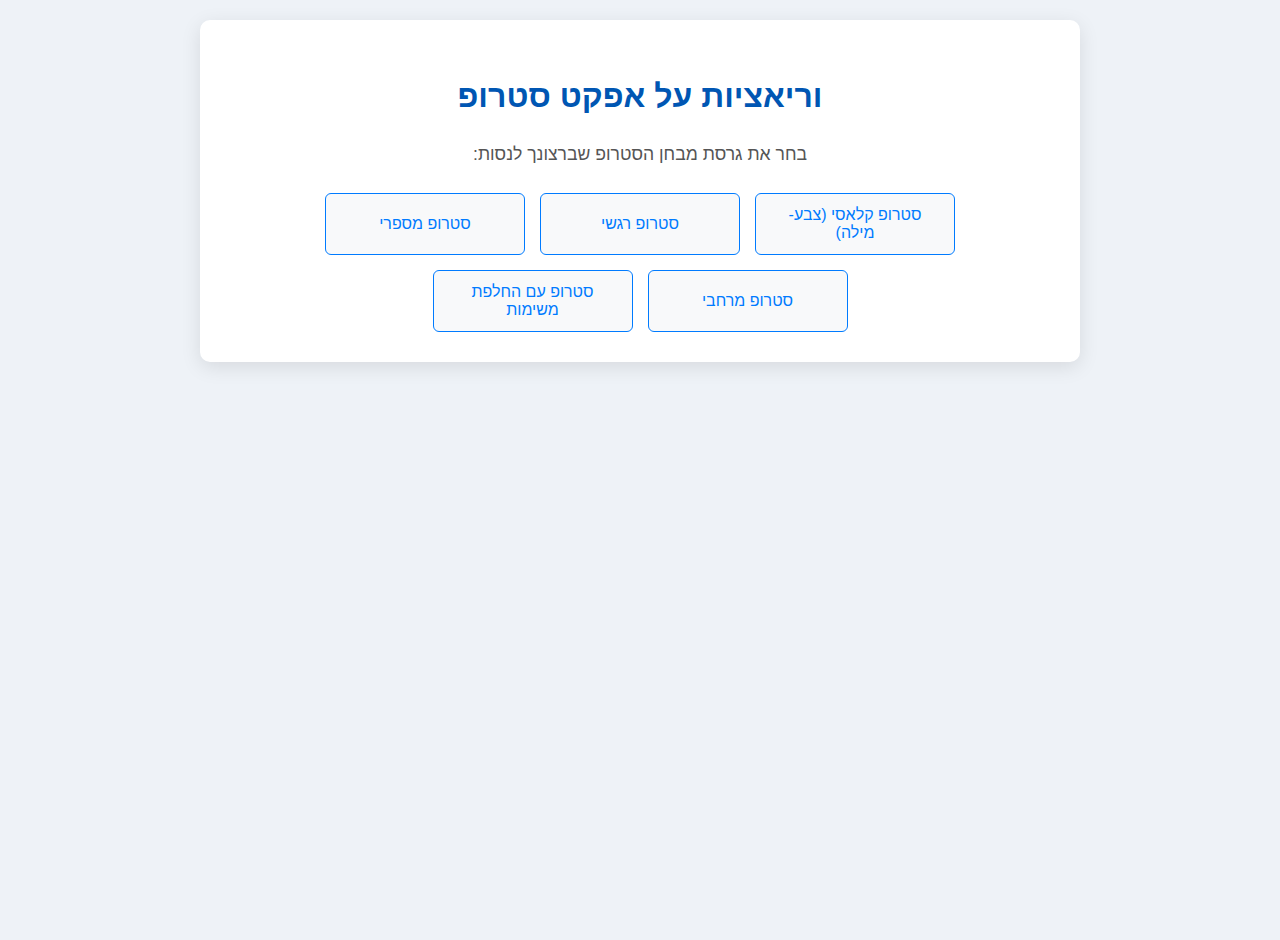
<file: stroop/index.html>
<!DOCTYPE html>
<html lang="he" dir="rtl">
<head>
    <meta charset="UTF-8">
    <meta name="viewport" content="width=device-width, initial-scale=1.0">
    <title>וריאציות על אפקט סטרופ</title>
    <link rel="stylesheet" href="stroop_variants_style.css">
</head>
<body>
    <div class="main-container">

        <!-- 1. מסך בחירת גרסה -->
        <div id="selectionScreen">
            <h1>וריאציות על אפקט סטרופ</h1>
            <p>בחר את גרסת מבחן הסטרופ שברצונך לנסות:</p>
            <div class="variant-buttons">
                <button data-variant="classic">סטרופ קלאסי (צבע-מילה)</button>
                <button data-variant="emotional">סטרופ רגשי</button>
                <button data-variant="numerical">סטרופ מספרי</button>
                <button data-variant="spatial">סטרופ מרחבי</button>
                <button data-variant="switching">סטרופ עם החלפת משימות</button>
            </div>
        </div>

        <!-- 2. אזור המשחק (משותף לכל הגרסאות) -->
        <div id="gameContainer" class="hidden">
            <h2 id="variantTitle"></h2>

            <div id="instructionsArea">
                <h3>הוראות:</h3>
                <p id="instructionText"></p>
                <label for="numTrialsSelect">מספר ניסויים:</label>
                <select id="numTrialsSelect">
                    <option value="12">12</option>
                    <option value="20" selected>20</option>
                    <option value="30">30</option>
                </select>
                <button id="startGameButton">התחל בניסוי</button>
            </div>

            <div id="testArea" class="hidden">
                <!-- אזור הגירוי - יותאם דינמית -->
                <div id="stimulusArea">
                    <div id="cueText"></div>      <!-- For Task Switching -->
                    <div id="stimulusDisplay"></div> <!-- Main stimulus -->
                </div>

                <!-- אזור התגובה (כפתורים או הנחיה למקלדת) -->
                <div id="responseArea"></div>
                <p id="keyboardInstructions" class="hidden"></p> <!-- Keep for potential future use -->

                <!-- אזור הפידבק -->
                <div id="feedbackArea" class="feedback-text"></div>
                <div id="rtDisplay">זמן תגובה: --</div>
            </div>

             <button id="backToSelectionButton" class="hidden">חזור לבחירת גרסה</button>
        </div>


        <!-- 3. אזור התוצאות (משותף אך יותאם) -->
        <div id="resultsArea" class="hidden">
            <h2>תוצאות (<span id="resultsVariantName"></span>)</h2>
            <div id="resultsSummary">
                <!-- תוכן התוצאות יוכנס כאן דינמית -->
            </div>
             <div id="resultsExplanation" style="font-size: 0.9em; margin-top: 15px; color: #555; background-color: #eef; padding: 10px; border-radius: 4px; text-align: right;"></div>
            <button id="backToSelectionButtonResults">חזור לבחירת גרסה</button>
        </div>

    </div>

    <script src="stroop_variants_script.js"></script>
</body>
</html>
</file>
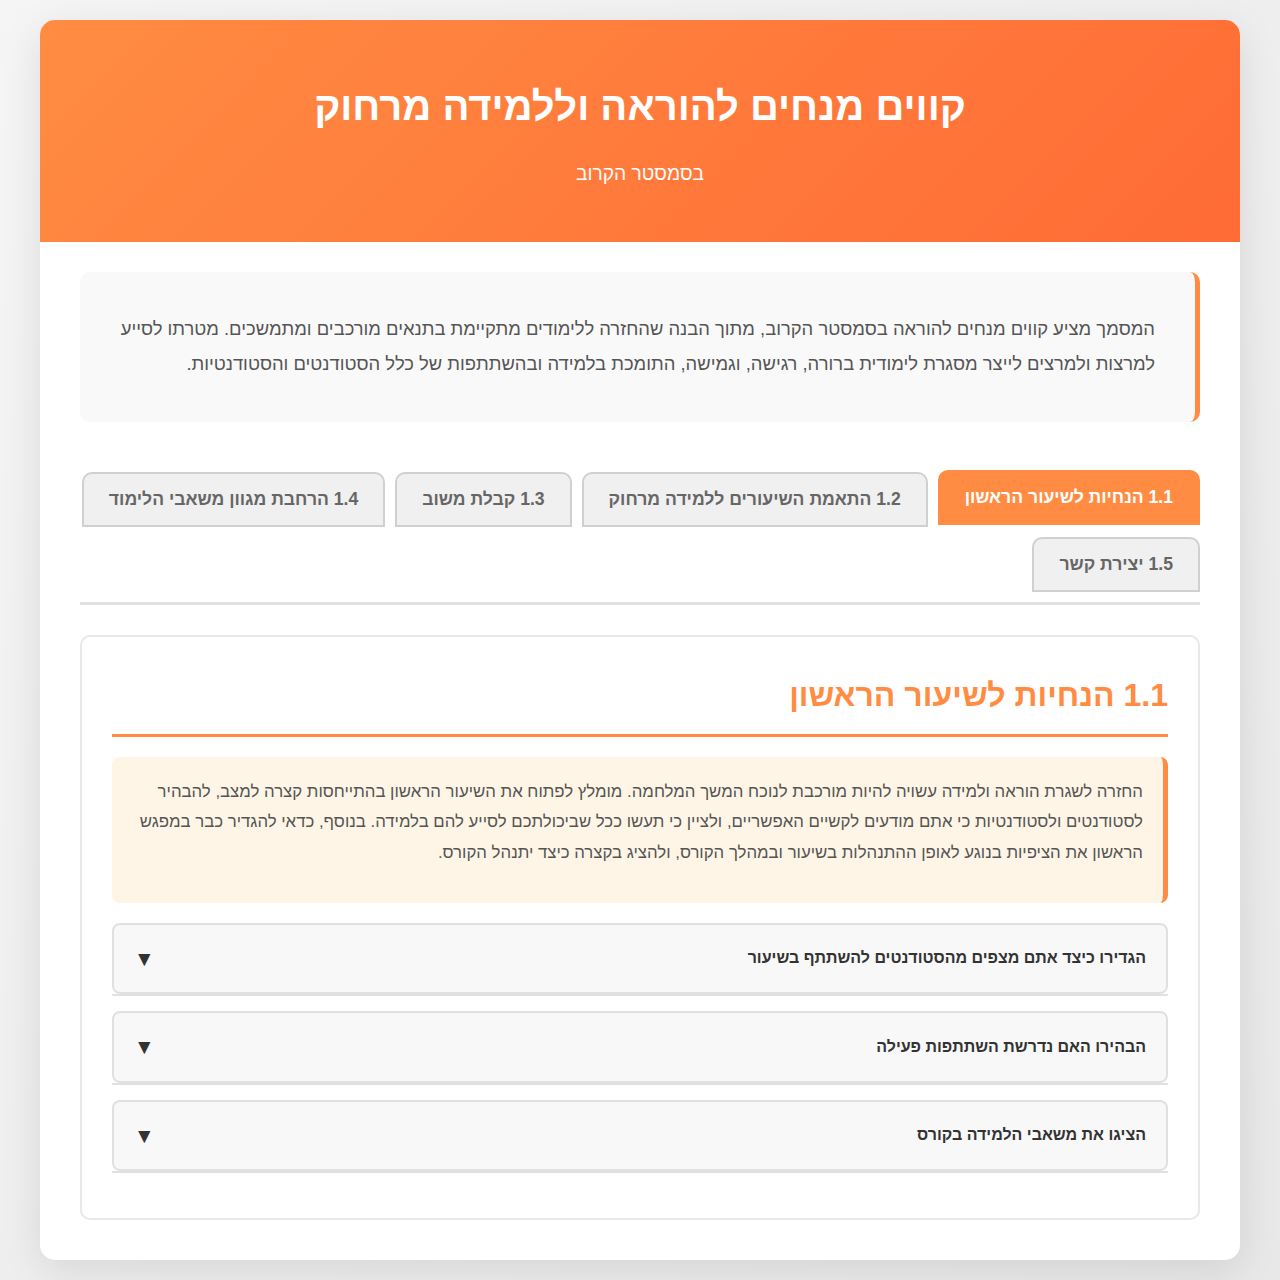
<file: guidelines-JEENAI.html>
<!DOCTYPE html>
<html lang="he" dir="rtl">
<head>
    <meta charset="UTF-8">
    <meta name="viewport" content="width=device-width, initial-scale=1.0">
    <title>קווים מנחים להוראה וללמידה מרחוק</title>
    <style>
        * {
            margin: 0;
            padding: 0;
            box-sizing: border-box;
        }

        body {
            font-family: 'Calibri', Arial, sans-serif;
            background: linear-gradient(135deg, #f5f5f5 0%, #e8e8e8 100%);
            color: #333;
            line-height: 1.8;
            padding: 20px;
        }

        .container {
            max-width: 1200px;
            margin: 0 auto;
            background: white;
            border-radius: 15px;
            box-shadow: 0 10px 40px rgba(0,0,0,0.1);
            overflow: hidden;
        }

        header {
            background: linear-gradient(135deg, #ff8c42 0%, #ff6b35 100%);
            color: white;
            padding: 50px 40px;
            text-align: center;
        }

        header h1 {
            font-size: 2.5em;
            margin-bottom: 15px;
            font-weight: bold;
        }

        .intro {
            padding: 40px;
            background: #f9f9f9;
            border-right: 5px solid #ff8c42;
            margin: 30px 40px;
            border-radius: 10px;
        }

        .intro p {
            font-size: 1.15em;
            line-height: 1.9;
            color: #555;
        }

        .tabs-container {
            padding: 20px 40px 40px 40px;
        }

        .tabs {
            display: flex;
            flex-wrap: wrap;
            gap: 10px;
            margin-bottom: 30px;
            border-bottom: 3px solid #e0e0e0;
            padding-bottom: 10px;
        }

        .tab-button {
            background: #f0f0f0;
            border: 2px solid #d0d0d0;
            padding: 15px 25px;
            cursor: pointer;
            border-radius: 10px 10px 0 0;
            font-family: 'Calibri', Arial, sans-serif;
            font-size: 1.1em;
            font-weight: bold;
            transition: all 0.3s ease;
            color: #666;
        }

        .tab-button:hover {
            background: #e8e8e8;
            transform: translateY(-2px);
        }

        .tab-button.active {
            background: #ff8c42;
            color: white;
            border-color: #ff8c42;
            transform: translateY(-2px);
        }

        .tab-content {
            display: none;
            animation: fadeIn 0.5s ease;
        }

        .tab-content.active {
            display: block;
        }

        @keyframes fadeIn {
            from {
                opacity: 0;
                transform: translateY(10px);
            }
            to {
                opacity: 1;
                transform: translateY(0);
            }
        }

        .content-section {
            background: white;
            padding: 30px;
            border-radius: 10px;
            border: 2px solid #e8e8e8;
        }

        .content-section h2 {
            color: #ff8c42;
            font-size: 2em;
            margin-bottom: 20px;
            padding-bottom: 10px;
            border-bottom: 3px solid #ff8c42;
        }

        .content-section h3 {
            color: #666;
            font-size: 1.3em;
            margin-top: 25px;
            margin-bottom: 15px;
            font-weight: bold;
        }

        .content-section p {
            margin-bottom: 15px;
            color: #555;
            font-size: 1.05em;
        }

        .content-section ul, .content-section ol {
            margin-right: 25px;
            margin-bottom: 20px;
        }

        .content-section li {
            margin-bottom: 15px;
            color: #555;
            font-size: 1.05em;
            padding-right: 10px;
        }

        .highlight-box {
            background: #fff5e6;
            border-right: 5px solid #ff8c42;
            padding: 20px;
            margin: 20px 0;
            border-radius: 8px;
        }

        .info-box {
            background: #f5f5f5;
            border: 2px solid #d0d0d0;
            padding: 20px;
            margin: 20px 0;
            border-radius: 8px;
        }

        .accordion {
            margin: 15px 0;
        }

        .accordion-header {
            background: #f8f8f8;
            border: 2px solid #e0e0e0;
            padding: 15px 20px;
            cursor: pointer;
            border-radius: 8px;
            font-weight: bold;
            display: flex;
            justify-content: space-between;
            align-items: center;
            transition: all 0.3s ease;
        }

        .accordion-header:hover {
            background: #ff8c42;
            color: white;
            border-color: #ff8c42;
        }

        .accordion-header.active {
            background: #ff8c42;
            color: white;
            border-color: #ff8c42;
            border-radius: 8px 8px 0 0;
        }

        .accordion-icon {
            transition: transform 0.3s ease;
            font-size: 1.3em;
        }

        .accordion-header.active .accordion-icon {
            transform: rotate(180deg);
        }

        .accordion-content {
            max-height: 0;
            overflow: hidden;
            transition: max-height 0.3s ease;
            border: 2px solid #e0e0e0;
            border-top: none;
            border-radius: 0 0 8px 8px;
        }

        .accordion-content.active {
            max-height: 2000px;
            padding: 20px;
        }

        .contact-section {
            background: linear-gradient(135deg, #f8f8f8 0%, #e8e8e8 100%);
            padding: 40px;
            margin: 40px 40px 0 40px;
            border-radius: 10px;
        }

        .contact-section h2 {
            color: #ff8c42;
            font-size: 2em;
            margin-bottom: 25px;
            text-align: center;
        }

        .contact-grid {
            display: grid;
            grid-template-columns: repeat(auto-fit, minmax(280px, 1fr));
            gap: 20px;
            margin-top: 20px;
        }

        .contact-card {
            background: white;
            padding: 25px;
            border-radius: 10px;
            border: 2px solid #e0e0e0;
            transition: all 0.3s ease;
        }

        .contact-card:hover {
            transform: translateY(-5px);
            box-shadow: 0 5px 20px rgba(255, 140, 66, 0.3);
            border-color: #ff8c42;
        }

        .contact-card h3 {
            color: #ff8c42;
            font-size: 1.3em;
            margin-bottom: 10px;
        }

        .contact-card p {
            color: #666;
            margin-bottom: 10px;
        }

        .contact-card a {
            color: #ff8c42;
            text-decoration: none;
            font-weight: bold;
        }

        .contact-card a:hover {
            text-decoration: underline;
        }

        footer {
            background: #4a4a4a;
            color: white;
            text-align: center;
            padding: 30px;
            margin-top: 40px;
        }

        .summary-section {
            background: linear-gradient(135deg, #fff5e6 0%, #ffe8cc 100%);
            padding: 40px;
            margin: 40px;
            border-radius: 15px;
            border: 3px solid #ff8c42;
        }

        .summary-section h2 {
            color: #ff8c42;
            font-size: 2em;
            margin-bottom: 20px;
            text-align: center;
        }

        .key-points {
            display: grid;
            grid-template-columns: repeat(auto-fit, minmax(250px, 1fr));
            gap: 20px;
            margin-top: 25px;
        }

        .key-point {
            background: white;
            padding: 20px;
            border-radius: 10px;
            border-right: 5px solid #ff8c42;
        }

        .key-point h3 {
            color: #ff8c42;
            font-size: 1.2em;
            margin-bottom: 10px;
        }

        @media (max-width: 768px) {
            header h1 {
                font-size: 1.8em;
            }

            .tabs {
                flex-direction: column;
            }

            .tab-button {
                width: 100%;
            }

            .intro, .tabs-container, .contact-section, .summary-section {
                padding: 20px;
                margin: 20px;
            }

            header {
                padding: 30px 20px;
            }
        }

        strong {
            color: #ff8c42;
            font-weight: bold;
        }

        .link-box {
            background: #e8f4f8;
            border-right: 5px solid #4a90a4;
            padding: 15px;
            margin: 10px 0;
            border-radius: 8px;
        }

        .link-box a {
            color: #4a90a4;
            text-decoration: none;
            font-weight: bold;
        }

        .link-box a:hover {
            text-decoration: underline;
        }
    </style>
</head>
<body>
    <div class="container">
        <header>
            <h1>קווים מנחים להוראה וללמידה מרחוק</h1>
            <p style="font-size: 1.2em; margin-top: 10px;">בסמסטר הקרוב</p>
        </header>

        <div class="intro">
            <p>
                המסמך מציע קווים מנחים להוראה בסמסטר הקרוב, מתוך הבנה שהחזרה ללימודים מתקיימת בתנאים מורכבים ומתמשכים. 
                מטרתו לסייע למרצות ולמרצים לייצר מסגרת לימודית ברורה, רגישה, וגמישה, התומכת בלמידה ובהשתתפות של כלל 
                הסטודנטים והסטודנטיות.
            </p>
        </div>

        <div class="tabs-container">
            <div class="tabs">
                <button class="tab-button active" onclick="openTab(event, 'tab1')">1.1 הנחיות לשיעור הראשון</button>
                <button class="tab-button" onclick="openTab(event, 'tab2')">1.2 התאמת השיעורים ללמידה מרחוק</button>
                <button class="tab-button" onclick="openTab(event, 'tab3')">1.3 קבלת משוב</button>
                <button class="tab-button" onclick="openTab(event, 'tab4')">1.4 הרחבת מגוון משאבי הלימוד</button>
                <button class="tab-button" onclick="openTab(event, 'tab5')">1.5 יצירת קשר</button>
            </div>

            <!-- Tab 1.1 -->
            <div id="tab1" class="tab-content active">
                <div class="content-section">
                    <h2>1.1 הנחיות לשיעור הראשון</h2>
                    
                    <div class="highlight-box">
                        <p>
                            החזרה לשגרת הוראה ולמידה עשויה להיות מורכבת לנוכח המשך המלחמה. מומלץ לפתוח את השיעור הראשון 
                            בהתייחסות קצרה למצב, להבהיר לסטודנטים ולסטודנטיות כי אתם מודעים לקשיים האפשריים, ולציין כי תעשו 
                            ככל שביכולתכם לסייע להם בלמידה. בנוסף, כדאי להגדיר כבר במפגש הראשון את הציפיות בנוגע לאופן 
                            ההתנהלות בשיעור ובמהלך הקורס, ולהציג בקצרה כיצד יתנהל הקורס.
                        </p>
                    </div>

                    <div class="accordion">
                        <div class="accordion-header" onclick="toggleAccordion(this)">
                            <span>הגדירו כיצד אתם מצפים מהסטודנטים להשתתף בשיעור</span>
                            <span class="accordion-icon">▼</span>
                        </div>
                        <div class="accordion-content">
                            <p>
                                בדיבור, בצ'אט, באמצעות הרמת יד, ובאיזו מידה אתם מעודדים פתיחת מצלמות.
                            </p>
                        </div>
                    </div>

                    <div class="accordion">
                        <div class="accordion-header" onclick="toggleAccordion(this)">
                            <span>הבהירו האם נדרשת השתתפות פעילה</span>
                            <span class="accordion-icon">▼</span>
                        </div>
                        <div class="accordion-content">
                            <p>
                                ומה מצופה מן הסטודנטים במהלך השיעור.
                            </p>
                        </div>
                    </div>

                    <div class="accordion">
                        <div class="accordion-header" onclick="toggleAccordion(this)">
                            <span>הציגו את משאבי הלמידה בקורס</span>
                            <span class="accordion-icon">▼</span>
                        </div>
                        <div class="accordion-content">
                            <p>
                                שיכ
</file>
<file: flanker/flanker_style.css>
body {
    font-family: 'Segoe UI', Tahoma, Geneva, Verdana, sans-serif; /* Modern font */
    display: flex;
    justify-content: center;
    align-items: center;
    min-height: 100vh;
    background: linear-gradient(to bottom right, #6dd5ed, #2193b0); /* Gradient background */
    color: #333;
    line-height: 1.6;
    margin: 0;
    padding: 20px; /* Add padding for smaller screens */
}

.container {
    background-color: rgba(255, 255, 255, 0.95); /* Slightly transparent white */
    padding: 30px 40px;
    border-radius: 12px;
    box-shadow: 0 6px 20px rgba(0, 0, 0, 0.15);
    text-align: center;
    max-width: 700px;
    width: 95%;
    border: 1px solid #ccc;
}

h1, h2 {
    color: #1e88e5; /* Energetic blue */
    margin-bottom: 15px;
}

h3 {
    margin-top: 20px;
    color: #d81b60; /* Pinkish red for emphasis */
}

#setup {
    margin-bottom: 25px;
    padding: 20px;
    background-color: #e3f2fd; /* Light blue background */
    border-radius: 8px;
}
#setup label {
    margin-right: 10px;
    font-weight: 500;
}
#setup select {
    padding: 8px;
    border-radius: 4px;
    border: 1px solid #bbdefb;
    margin-right: 15px;
}

.stimulus-arrows {
    font-size: 64px; /* Larger arrows */
    font-weight: bold;
    margin: 50px 0;
    color: #2c3e50; /* Dark blue grey */
    letter-spacing: 15px; /* Space out arrows */
    min-height: 80px; /* Prevent layout shift */
    line-height: 1;
    direction: ltr; /* Force LTR for arrows display */
    font-family: Consolas, Monaco, monospace; /* Monospace font for consistent arrow width */
}

#instructionText {
    color: #555;
    font-size: 1.1em; /* Slightly larger instruction text */
    margin-top: 0;
    margin-bottom: 20px;
}

button {
    padding: 12px 28px;
    font-size: 16px;
    border: none;
    border-radius: 25px; /* Rounded buttons */
    cursor: pointer;
    transition: background-color 0.3s ease, transform 0.1s ease, box-shadow 0.3s ease;
    color: white;
    font-weight: 500;
    box-shadow: 0 2px 5px rgba(0,0,0,0.1);
}
button:hover {
    opacity: 0.9;
    box-shadow: 0 4px 8px rgba(0,0,0,0.15);
}
button:active {
    transform: scale(0.96);
    box-shadow: 0 1px 3px rgba(0,0,0,0.1);
}

#startGameButton, #newGameButton {
    background-color: #43a047; /* Green */
    margin-top: 15px;
}
#startGameButton:hover, #newGameButton:hover {
    background-color: #388e3c;
}

.feedback-text {
    margin-top: 20px;
    font-size: 1.3em;
    font-weight: bold;
    min-height: 35px; /* Prevent layout shift */
}
.feedback-correct { color: #4caf50; /* Material Green */ }
.feedback-incorrect { color: #f44336; /* Material Red */ }

#resultsF {
    margin-top: 30px;
    text-align: right;
    display: flex;
    flex-wrap: wrap;
    justify-content: space-around;
    gap: 20px;
}
.player-results {
    border: 1px solid #e0e0e0;
    padding: 15px 20px;
    border-radius: 8px;
    background-color: #fafafa; /* Very light grey */
    width: 45%; /* Two columns layout */
    min-width: 250px; /* Ensure readability */
    box-sizing: border-box; /* Include padding in width */
}
.player-results h3 {
    margin-top: 0;
    color: #1e88e5; /* Same blue as headers */
    text-align: center;
    border-bottom: 1px solid #eee;
    padding-bottom: 5px;
    margin-bottom: 10px;
}
.player-results p {
    margin: 6px 0;
    font-size: 0.95em;
}
.player-results span {
    font-weight: bold;
    color: #546e7a; /* Blue Grey */
    display: inline-block;
    min-width: 50px;
    text-align: left;
}
.condition-detail {
    font-size: 0.85em !important;
    color: #666;
    padding-right: 10px; /* Indent condition details */
}
.condition-detail span {
    min-width: 40px; /* Smaller min-width */
}


#winnerDeclaration {
    width: 100%; /* Span across both columns */
    text-align: center;
    margin-top: 20px;
    padding-top: 15px;
    border-top: 1px dashed #ccc;
}

.hidden {
    display: none;
}
</file>
<file: snell2/style.css>
body {
    font-family: Arial, sans-serif;
    display: flex;
    flex-direction: column;
    align-items: center;
    background-color: #f0f8ff; /* AliceBlue */
    margin: 0;
    padding: 20px;
}

h1, h2 {
    color: #0056b3; /* Darker blue */
}

.simulation-container {
    margin-bottom: 20px;
    border: 1px solid #ccc;
    box-shadow: 2px 2px 5px rgba(0,0,0,0.1);
}

#rescueCanvas {
    display: block;
    background-color: #fff; /* Fallback, will be drawn over */
}

.controls {
    display: flex;
    flex-direction: column;
    align-items: flex-start; /* Align items to the start (right in RTL) */
    gap: 15px;
    padding: 15px;
    border: 1px solid #ddd;
    border-radius: 8px;
    background-color: #e9ecef; /* Light grey */
    margin-bottom: 20px;
    width: 80%;
    max-width: 600px;
}

.control-group {
    display: flex;
    align-items: center;
    gap: 10px;
    width: 100%;
}

.control-group label {
    flex-basis: 250px; /* Adjust as needed */
    text-align: left; /* Adjust for RTL if needed */
}

.control-group input[type="range"] {
    flex-grow: 1;
    cursor: pointer;
}

.control-group span {
    font-weight: bold;
    min-width: 30px; /* Ensure space for numbers */
    text-align: right;
}

button {
    padding: 10px 20px;
    font-size: 1em;
    background-color: #28a745; /* Green */
    color: white;
    border: none;
    border-radius: 5px;
    cursor: pointer;
    transition: background-color 0.3s ease;
    align-self: center; /* Center the button */
}

button:hover {
    background-color: #218838; /* Darker green */
}

.results {
    padding: 15px;
    border: 1px solid #ddd;
    border-radius: 8px;
    background-color: #fff8dc; /* Cornsilk */
    width: 80%;
    max-width: 600px;
    text-align: right; /* Align text to the right */
}

.results p {
    margin: 8px 0;
}

.results span {
    font-weight: bold;
    color: #dc3545; /* Red for emphasis */
}

.score {
    display: flex;
    align-items: center;
    justify-content: flex-end; /* Align score items to the end (right in RTL) */
    gap: 10px;
    margin-top: 10px;
}

#feedbackFace {
    vertical-align: middle; /* Align image nicely with text */
}

#instructions {
    font-style: italic;
    color: #6c757d; /* Gray */
    margin-bottom: 15px;
    font-weight: bold;
    min-height: 1.2em; /* Prevent layout shift when text changes */
}


#setup {
    margin-bottom: 20px;
    padding: 15px;
    border: 1px solid #ccc;
    border-radius: 8px;
    background-color: #e0e0e0;
    display: flex;
    gap: 15px;
    align-items: center;
    justify-content: center;
}

#gameArea {
    display: flex;
    flex-direction: column;
    align-items: center;
    width: 100%; /* Ensure it takes width */
}

#statusText {
    font-size: 1.2em;
    font-weight: bold;
    color: #007bff; /* Blue */
    min-height: 1.5em; /* Prevent layout shift */
    margin-top: 0;
}

#roundInfo {
    font-size: 1em;
    color: #6c757d; /* Gray */
    margin-bottom: 10px;
}


.results {
    display: flex;
    flex-wrap: wrap; /* Allow wrapping on smaller screens */
    justify-content: space-around; /* Space out player results */
    align-items: flex-start;
    width: 80%;
    max-width: 700px; /* Adjust as needed */
    margin-top: 10px;
    padding-bottom: 10px; /* Add padding below */
}

.player-results {
    border: 1px dashed #aaa;
    padding: 10px;
    margin: 5px;
    border-radius: 5px;
    min-width: 200px; /* Ensure minimum width */
    background-color: #f8f9fa; /* Light background for each player */
    text-align: center;
}

.player-results h3 {
    margin-top: 0;
    color: #343a40; /* Dark gray */
}

.player-results p {
    margin: 5px 0;
}

.player-results img {
    vertical-align: middle;
}

#roundWinner {
    width: 100%; /* Take full width */
    text-align: center;
    font-weight: bold;
    margin-top: 10px;
    font-size: 1.1em;
    color: #dc3545; /* Red */
}

#finalResult {
     margin-top: 20px;
     padding: 15px;
     border: 2px solid #28a745; /* Green border */
     border-radius: 8px;
     background-color: #d4edda; /* Light green */
     text-align: center;
     width: 80%;
     max-width: 600px;
 }

 #finalResult h2 {
     color: #155724; /* Darker green */
 }
 #finalResult strong {
     font-size: 1.2em;
     color: #0056b3; /* Blue */
 }

button#nextRoundButton, button#newGameButton {
    background-color: #007bff; /* Blue */
    margin-top: 10px;
}
button#nextRoundButton:hover, button#newGameButton:hover {
    background-color: #0056b3;
}

/* Style for the optimal lifeguard animation */
.optimal-lifeguard {
    opacity: 0.6; /* Make it semi-transparent */
}
</file>
<file: stroop/stroop_variants_style.css>
/* --- START OF FILE stroop_variants_style.css --- */

body {
    font-family: Assistant, Arial, sans-serif; /* Font with good Hebrew support */
    display: flex;
    justify-content: center;
    align-items: flex-start; /* Align top */
    min-height: 100vh;
    background-color: #eef2f7; /* Lighter blue background */
    color: #333;
    line-height: 1.6;
    margin: 0;
    padding: 20px;
    direction: rtl; /* Ensure RTL */
}

.main-container {
    background-color: #ffffff;
    padding: 30px 40px;
    border-radius: 10px;
    box-shadow: 0 5px 20px rgba(0, 0, 0, 0.1);
    text-align: center;
    max-width: 800px; /* Wider container for more complex layouts */
    width: 95%;
}

/* --- Selection Screen --- */
#selectionScreen h1 {
    color: #0056b3; /* Darker blue */
    margin-bottom: 15px;
}
#selectionScreen p {
    margin-bottom: 25px;
    font-size: 1.1em;
    color: #555;
}
.variant-buttons {
    display: flex;
    flex-wrap: wrap;
    justify-content: center;
    gap: 15px;
    margin-top: 25px;
}
.variant-buttons button {
    padding: 12px 20px;
    font-size: 16px;
    border: 1px solid #007bff;
    background-color: #f8f9fa;
    color: #007bff;
    border-radius: 6px;
    cursor: pointer;
    transition: all 0.3s ease;
    flex-basis: 200px; /* Give buttons some base width */
    min-width: 180px;
}
.variant-buttons button:hover {
    background-color: #007bff;
    color: white;
    transform: translateY(-2px);
    box-shadow: 0 4px 8px rgba(0, 123, 255, 0.2);
}

/* --- Game Container --- */
#gameContainer {
    margin-top: 20px;
    border: 1px solid #ddd;
    padding: 20px;
    border-radius: 8px;
    background-color: #fdfdfd;
}
#variantTitle {
    color: #17a2b8; /* Teal color */
    margin-bottom: 20px;
}
#instructionsArea {
    background-color: #f8f9fa;
    padding: 20px;
    border-radius: 8px;
    border: 1px solid #dee2e6;
    margin-bottom: 25px;
    text-align: right; /* Align instructions text right */
}
#instructionsArea h3 {
    margin-top: 0;
    color: #6c757d; /* Grey */
    border-bottom: 1px solid #eee;
    padding-bottom: 5px;
    margin-bottom: 10px;
}
#instructionsArea label {
    margin-left: 5px; /* Swapped margin */
    font-weight: bold;
}
#instructionsArea select {
    padding: 5px 8px;
    border-radius: 4px;
    border: 1px solid #ced4da;
    margin-left: 15px; /* Swapped margin */
}
#instructionsArea button#startGameButton {
     background-color: #28a745; /* Green */
     color: white;
     padding: 10px 25px;
     font-size: 16px;
     border: none;
     border-radius: 5px;
     cursor: pointer;
     transition: background-color 0.3s;
     margin-top: 15px;
}
#instructionsArea button#startGameButton:hover {
    background-color: #218838;
}

/* --- Test Area --- */
#testArea {
    min-height: 350px; /* Increased height */
    display: flex;
    flex-direction: column;
    align-items: center;
    justify-content: space-between; /* Space out stimulus and response */
    padding: 20px 0;
}

#stimulusArea {
    width: 90%; /* Limit width slightly */
    margin: 0 auto; /* Center */
    text-align: center;
    margin-bottom: 30px; /* Space below stimulus */
    position: relative; /* Needed for spatial stroop positioning */
    min-height: 160px; /* Adjusted space for cues and stimuli */
    border: 1px solid #eee; /* Optional: visualize area */
    display: flex;
    flex-direction: column;
    justify-content: center; /* Center content vertically */
    align-items: center;
}

#cueText {
    font-size: 24px;
    color: #6c757d;
    margin-bottom: 15px;
    height: 30px; /* Reserve space */
    font-weight: bold;
}

#stimulusDisplay {
    font-size: 48px; /* Default size */
    font-weight: bold;
    min-height: 70px; /* Prevent layout jumps */
    line-height: 1.2;
    padding: 10px;
    display: flex;
    align-items: center;
    justify-content: center;
    width: 100%; /* Take full width of parent */
    /* Position is 'static' by default, overridden by spatial */
}

/* Styles for Numerical Stroop stimuli */
#stimulusDisplay .numerical-stimulus span {
    display: inline-block; /* Keep spans inline */
    margin: 0 20px; /* Space between digits */
    padding: 5px;
    line-height: 1; /* Important for size consistency */
    /* Font size set dynamically by JS */
}

/* --- CORRECTED Styles for Spatial Stroop stimuli --- */
#stimulusDisplay.spatial-stimulus {
    position: absolute; /* Position relative to #stimulusArea */
    width: auto; /* Don't force 100% width */
    font-size: 36px; /* Slightly smaller for spatial */
}
/* Combine base class with position class */
#stimulusDisplay.spatial-stimulus.top {
    top: 10%; /* Position near top */
    left: 50%;
    transform: translateX(-50%);
}
/* --- MODIFIED RULE FOR BOTTOM --- */
#stimulusDisplay.spatial-stimulus.bottom {
    bottom: 10px; /* Position 10px from the bottom edge */
    left: 50%;
    transform: translateX(-50%); /* Only horizontal centering needed */
    /* Removed top and translateY */
}
/* --- END MODIFICATION --- */
#stimulusDisplay.spatial-stimulus.left {
    left: 10%; /* Position near left */
    top: 50%;
    transform: translateY(-50%);
}
#stimulusDisplay.spatial-stimulus.right {
    left: 90%; /* Position near right */
    top: 50%;
    transform: translate(-100%, -50%); /* Adjust horizontal alignment */
}
/* --- End Spatial Styles --- */

#responseArea {
    display: flex;
    justify-content: center;
    gap: 15px;
    margin-top: 20px;
    flex-wrap: wrap; /* Allow buttons to wrap */
    min-height: 50px; /* Reserve space */
    width: 100%; /* Take full width */
}

#responseArea button {
    padding: 12px 25px;
    font-size: 18px;
    border: none;
    border-radius: 6px;
    cursor: pointer;
    transition: background-color 0.3s ease, transform 0.1s ease;
    color: white;
    min-width: 100px;
}
#responseArea button:hover { opacity: 0.9; }
#responseArea button:active { transform: scale(0.97); }

/* CSS classes for color buttons (used by JS) */
.color-button-אדום { background-color: #e74c3c; }
.color-button-כחול { background-color: #3498db; }
.color-button-ירוק { background-color: #2ecc71; }
.color-button-צהוב { background-color: #f1c40f; color: #333; } /* Darker text for yellow */
/* Default button style if no color class is added */
#responseArea button:not([class*='color-button-']) {
     background-color: #6c757d; /* Grey for non-color buttons */
}


#keyboardInstructions {
    margin-top: 20px;
    color: #0056b3;
    font-weight: bold;
}

#feedbackArea {
    margin-top: 20px;
    font-size: 20px;
    font-weight: bold;
    min-height: 30px; /* Reserve space */
}
.feedback-correct { color: #2ecc71; }
.feedback-incorrect { color: #e74c3c; }

#rtDisplay {
    margin-top: 10px;
    font-size: 14px;
    color: #888;
    min-height: 20px; /* Reserve space */
}


/* --- Results Area --- */
#resultsArea {
    margin-top: 30px;
    padding: 25px;
    background-color: #f8f9fa;
    border-radius: 8px;
    border: 1px solid #dee2e6;
    text-align: right; /* Ensure RTL text aligns right */
}
#resultsArea h2 {
    color: #0056b3;
    text-align: center; /* Center the main results header */
}
#resultsSummary {
    margin-top: 15px;
    font-size: 16px;
}
#resultsSummary p {
    margin: 8px 0;
    display: flex; /* Use flex for alignment */
    justify-content: space-between; /* Space out label and value */
    align-items: center;
    border-bottom: 1px dotted #eee;
    padding-bottom: 5px;
}
#resultsSummary p strong { /* Style the label part */
    font-weight: bold;
    color: #495057;
    margin-left: 10px; /* Space after label (RTL) */
}
#resultsSummary p span { /* Style the value part */
    font-weight: bold;
    color: #17a2b8; /* Teal for values */
    text-align: left; /* Align value to the left */
    min-width: 80px; /* Give value some space */
}

#resultsExplanation {
    font-size: 0.9em;
    margin-top: 20px;
    color: #444;
    background-color: #eef;
    padding: 15px;
    border-radius: 4px;
    text-align: right; /* Keep explanation text aligned right */
    line-height: 1.7;
}
#resultsExplanation b {
    color: #0056b3; /* Highlight effect name */
}
#resultsExplanation ul {
    list-style-position: inside; /* Bullets inside text area */
    padding-right: 0; /* Remove default padding */
}
#resultsExplanation li {
    margin-bottom: 5px;
}


/* --- Utility --- */
.hidden {
    display: none !important; /* Ensure hiding */
}

button#backToSelectionButton, button#backToSelectionButtonResults {
    margin-top: 25px;
    background-color: #6c757d; /* Grey */
    color: white;
    padding: 10px 20px;
    font-size: 15px;
    border: none;
    border-radius: 5px;
    cursor: pointer;
    transition: background-color 0.3s;
}
button#backToSelectionButton:hover, button#backToSelectionButtonResults:hover {
    background-color: #5a6268;
}
</file>
